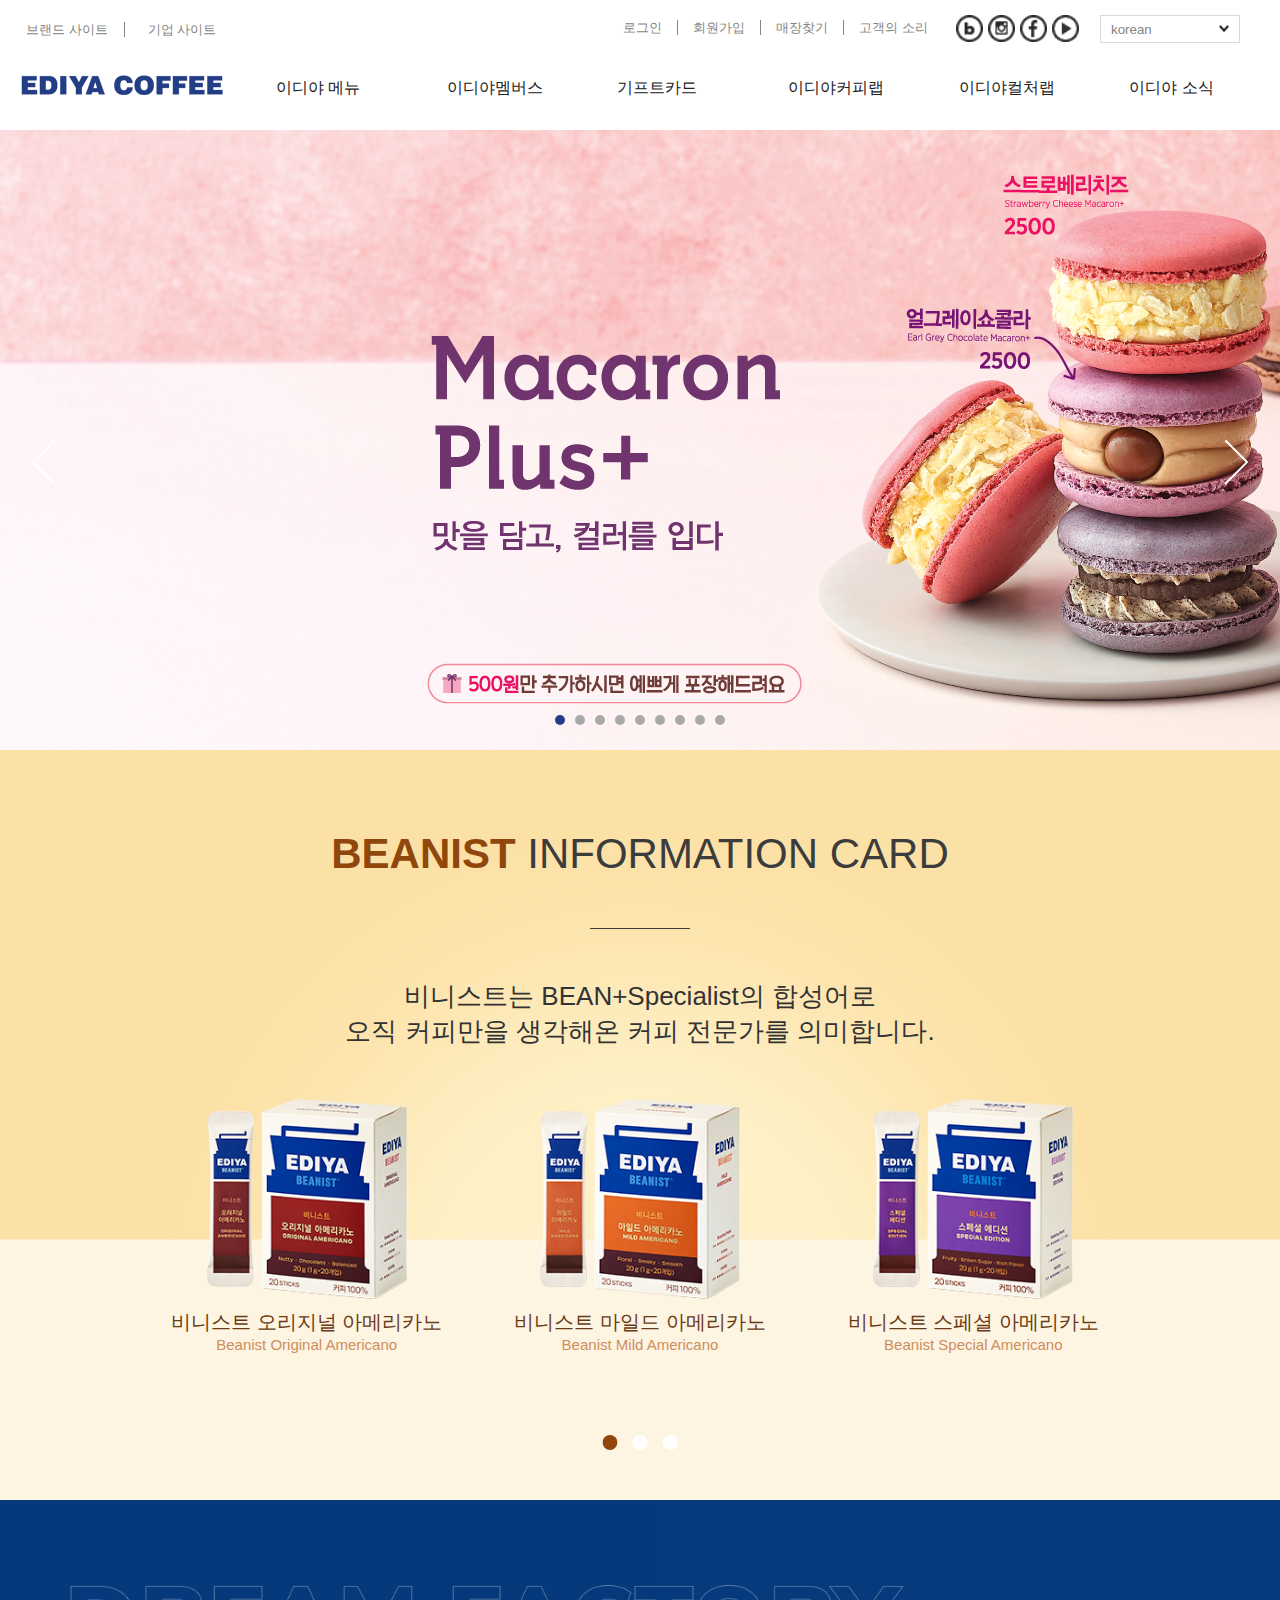
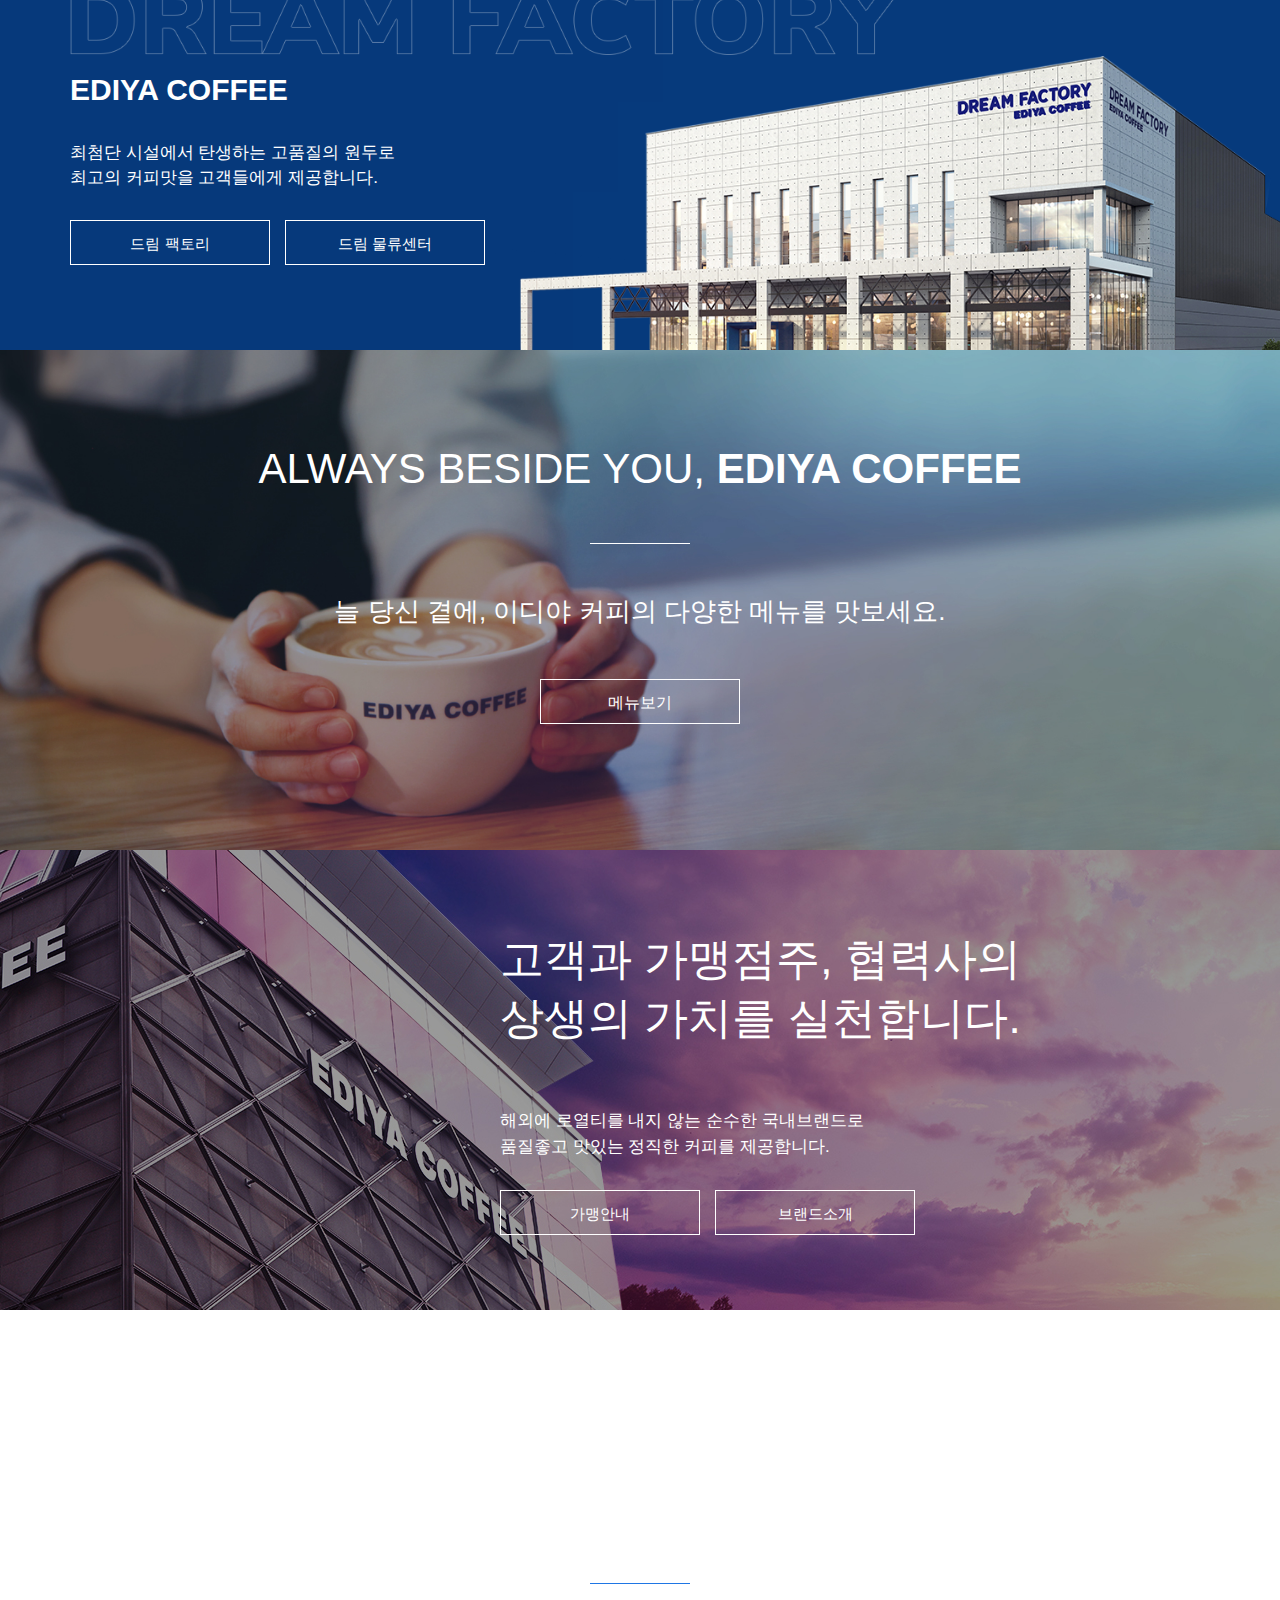
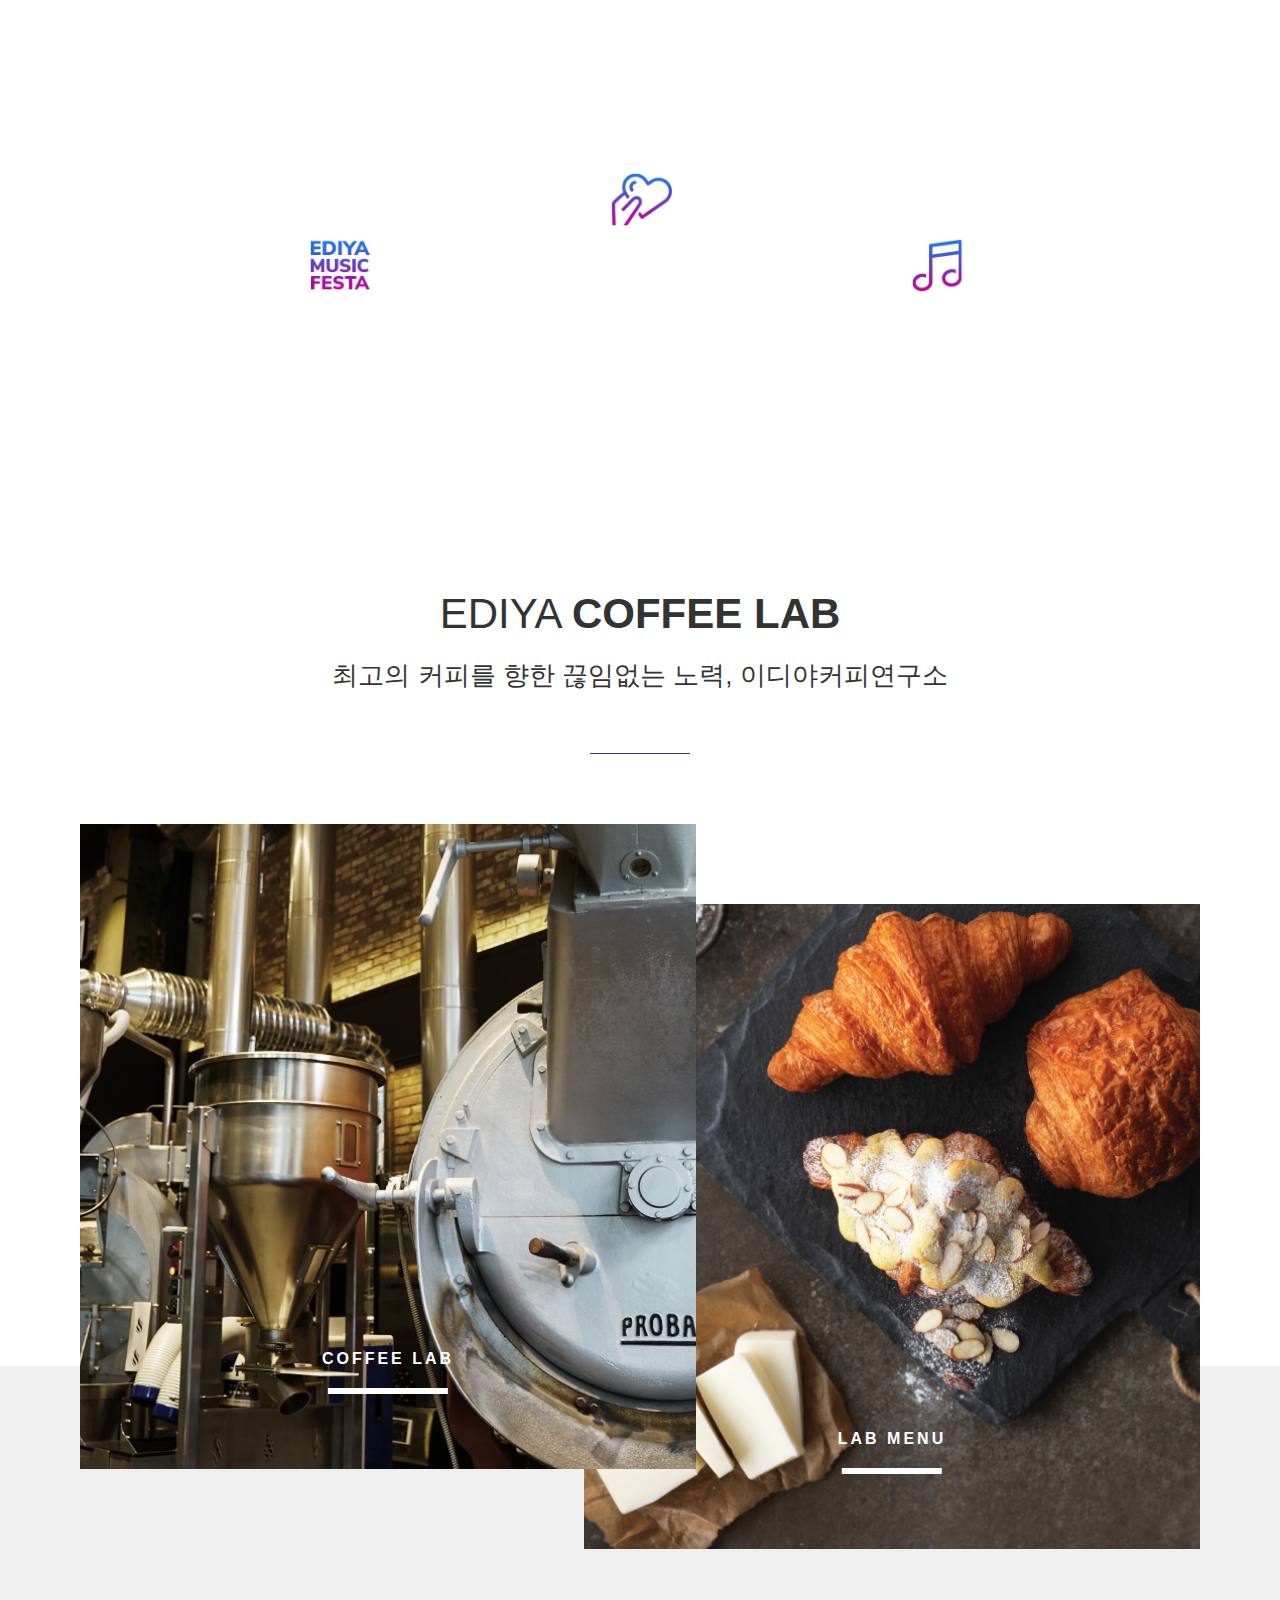
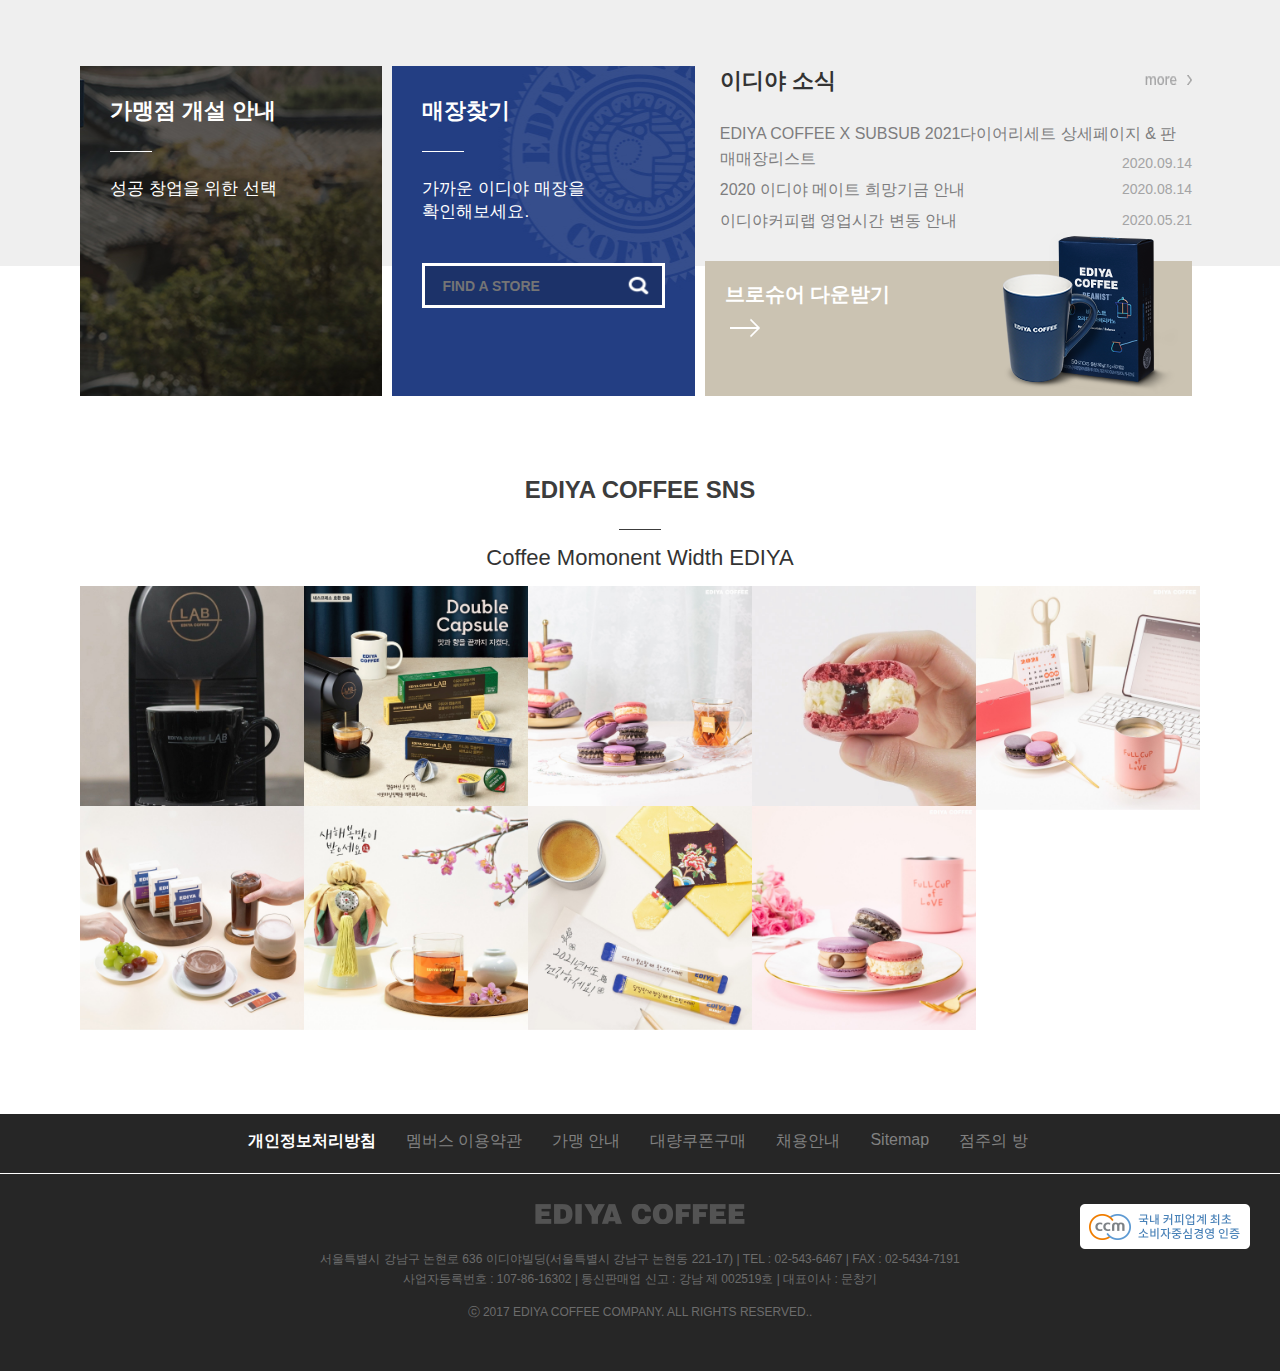
<file: index.html>
<!DOCTYPE html>
<html lang="ko-KR">
<head>
    <meta charset="UTF-8">
    <meta name="viewport" content="width=device-width, initial-scale=1.0">
    <title>ediya coffee</title>
</head>
<body>
    <script>
        window.location = './html/ediya.html';
    </script>
    
</body>
</html>
</file>
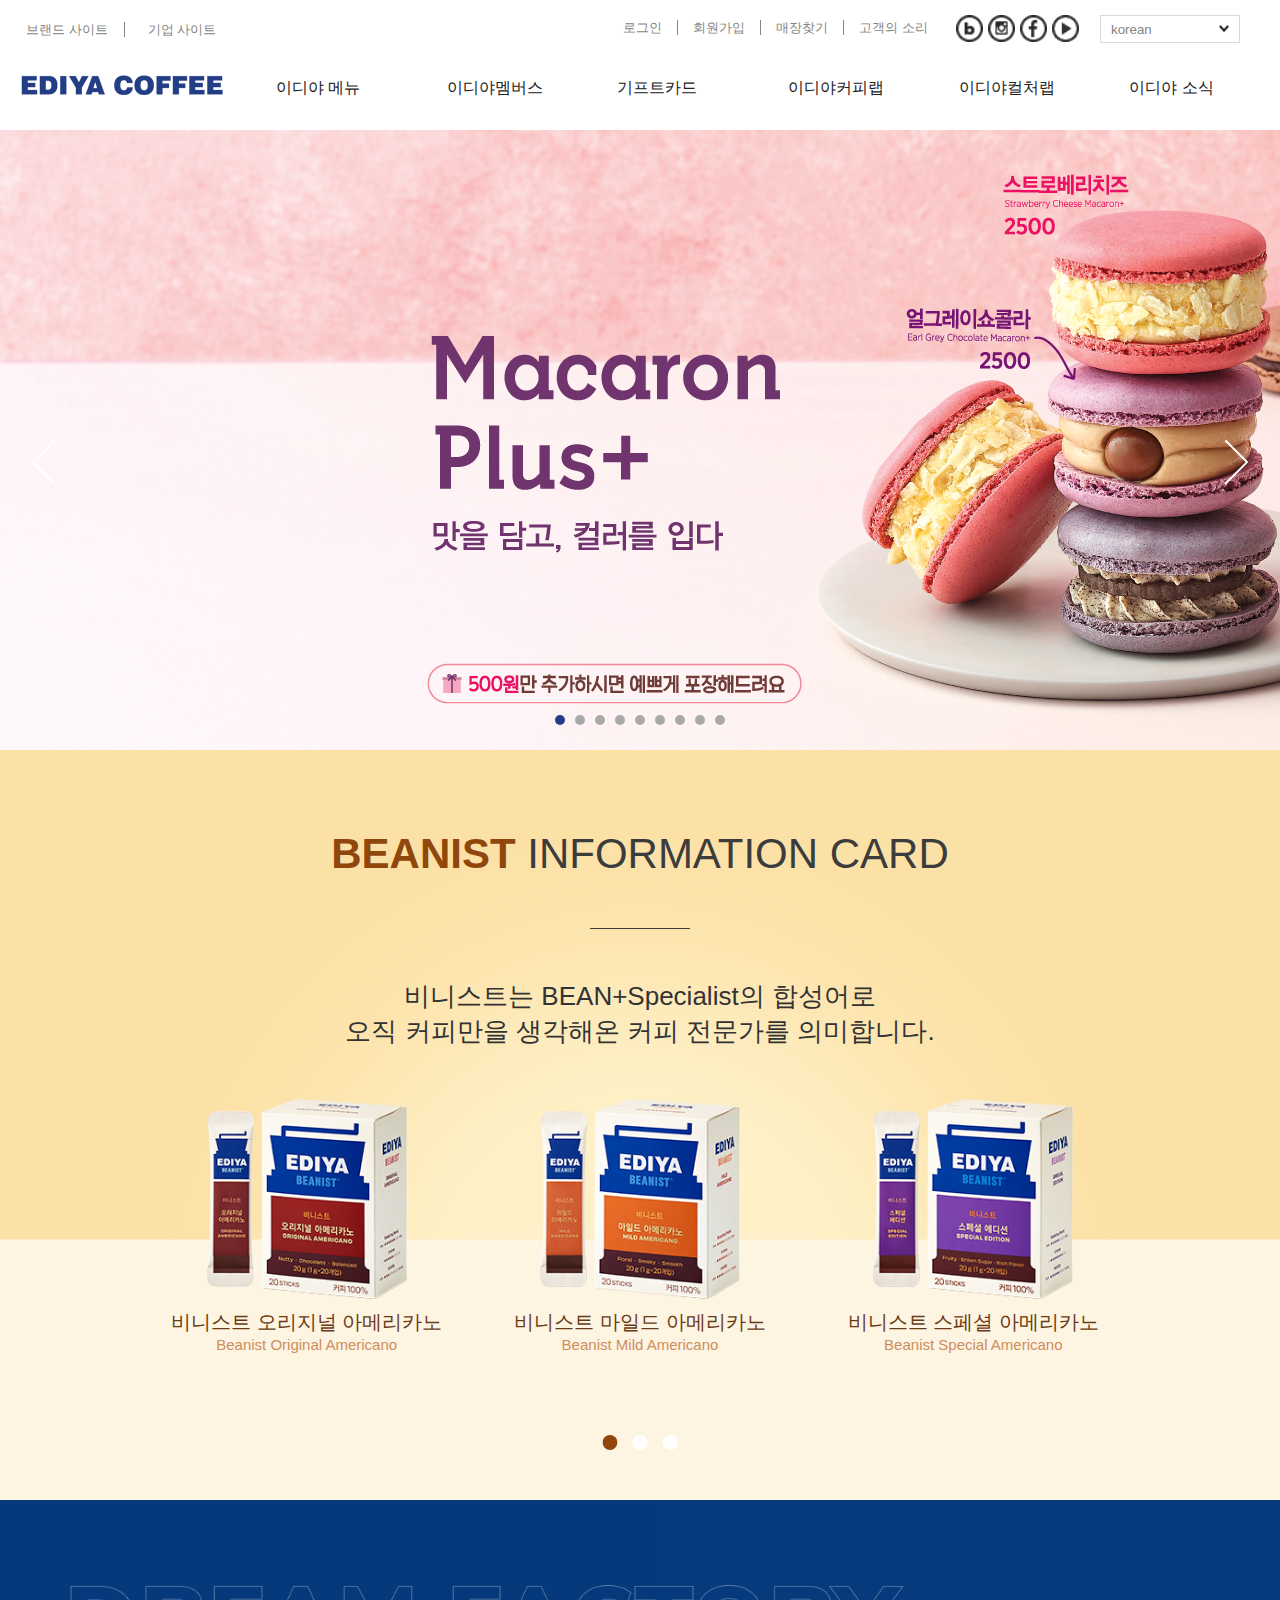
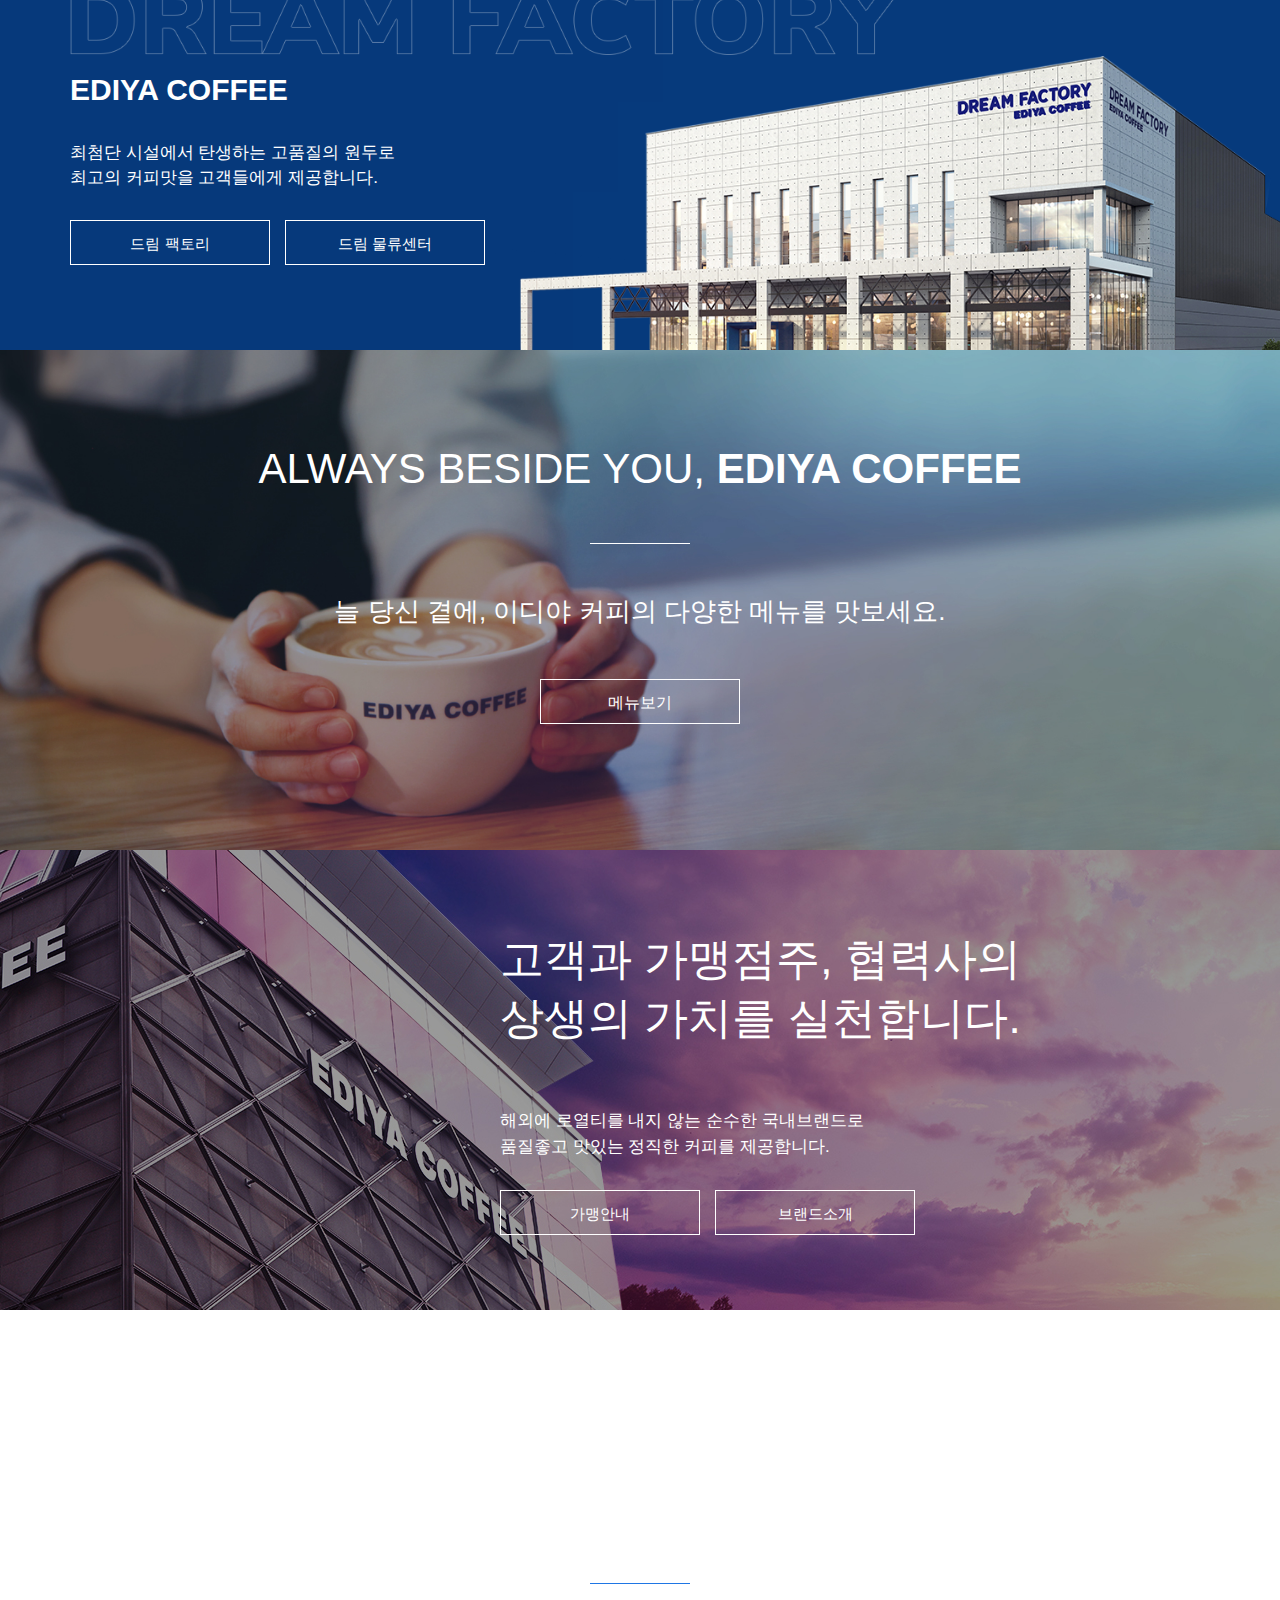
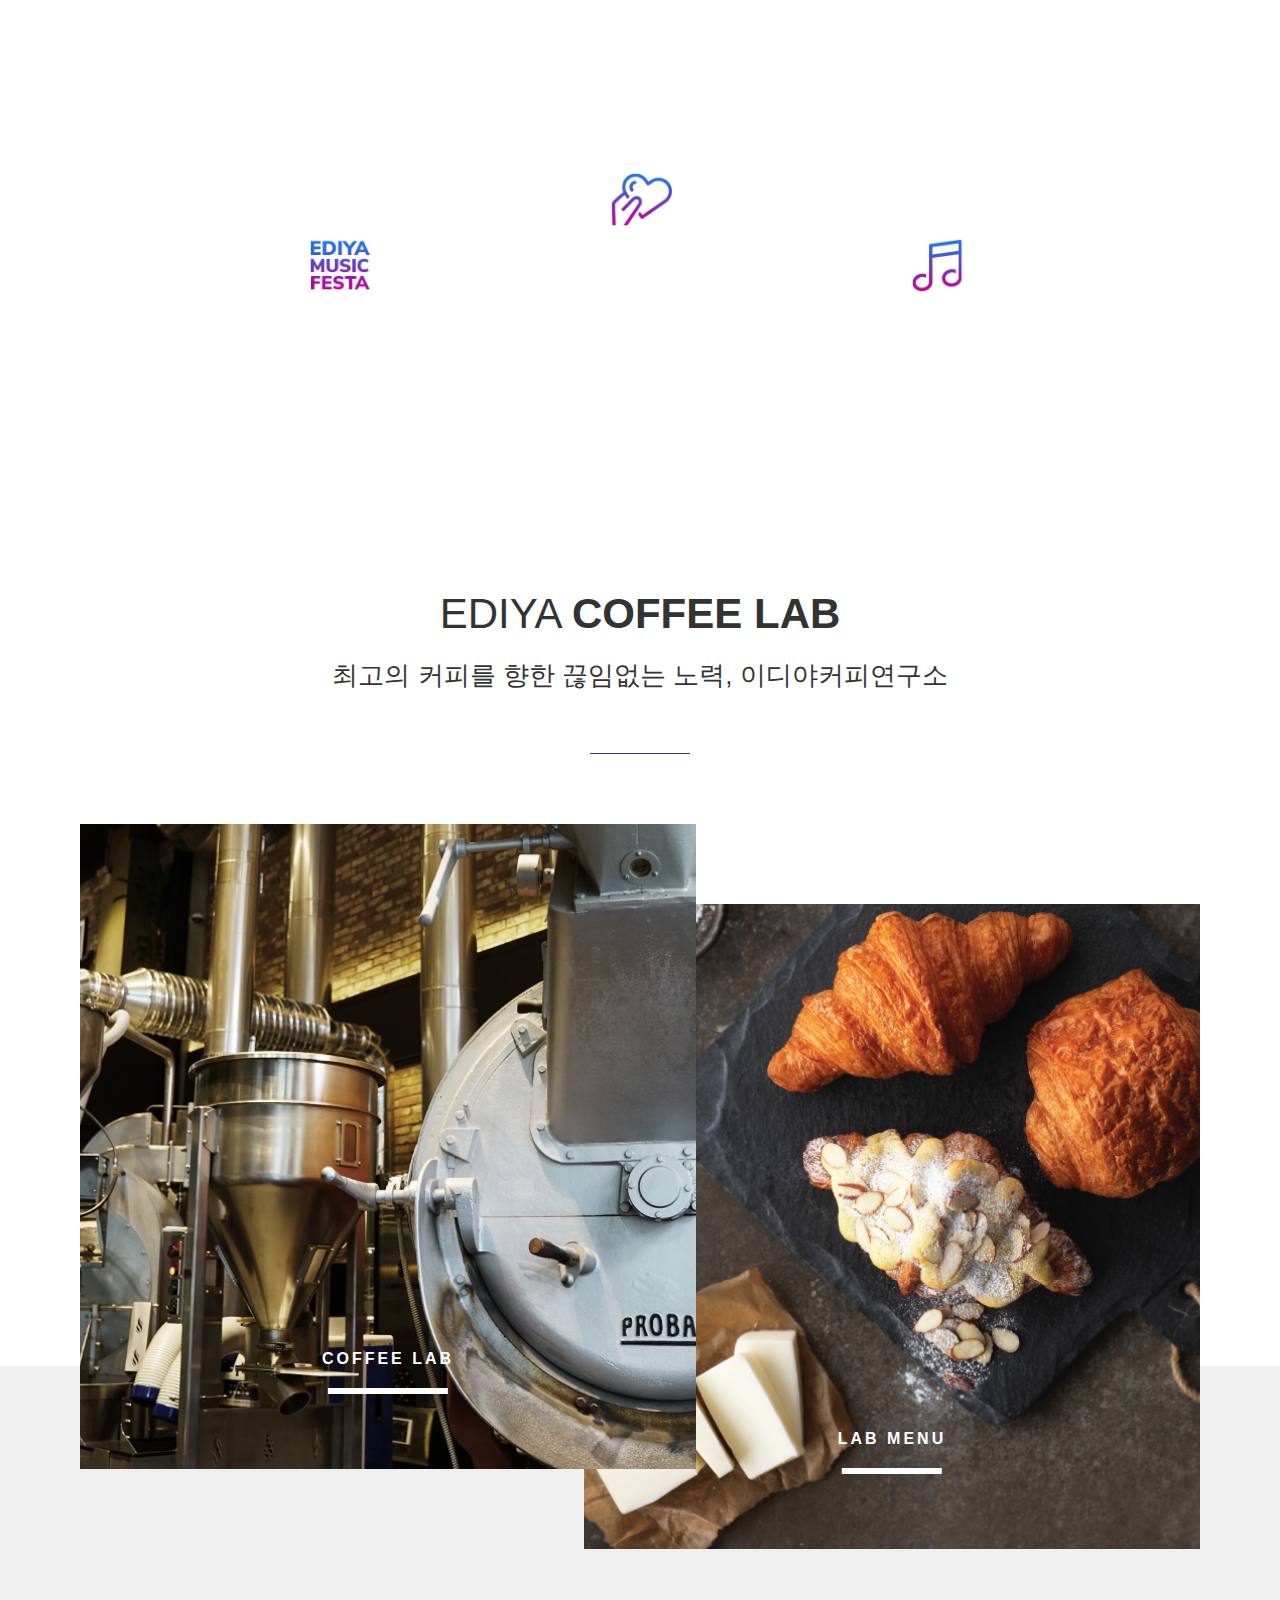
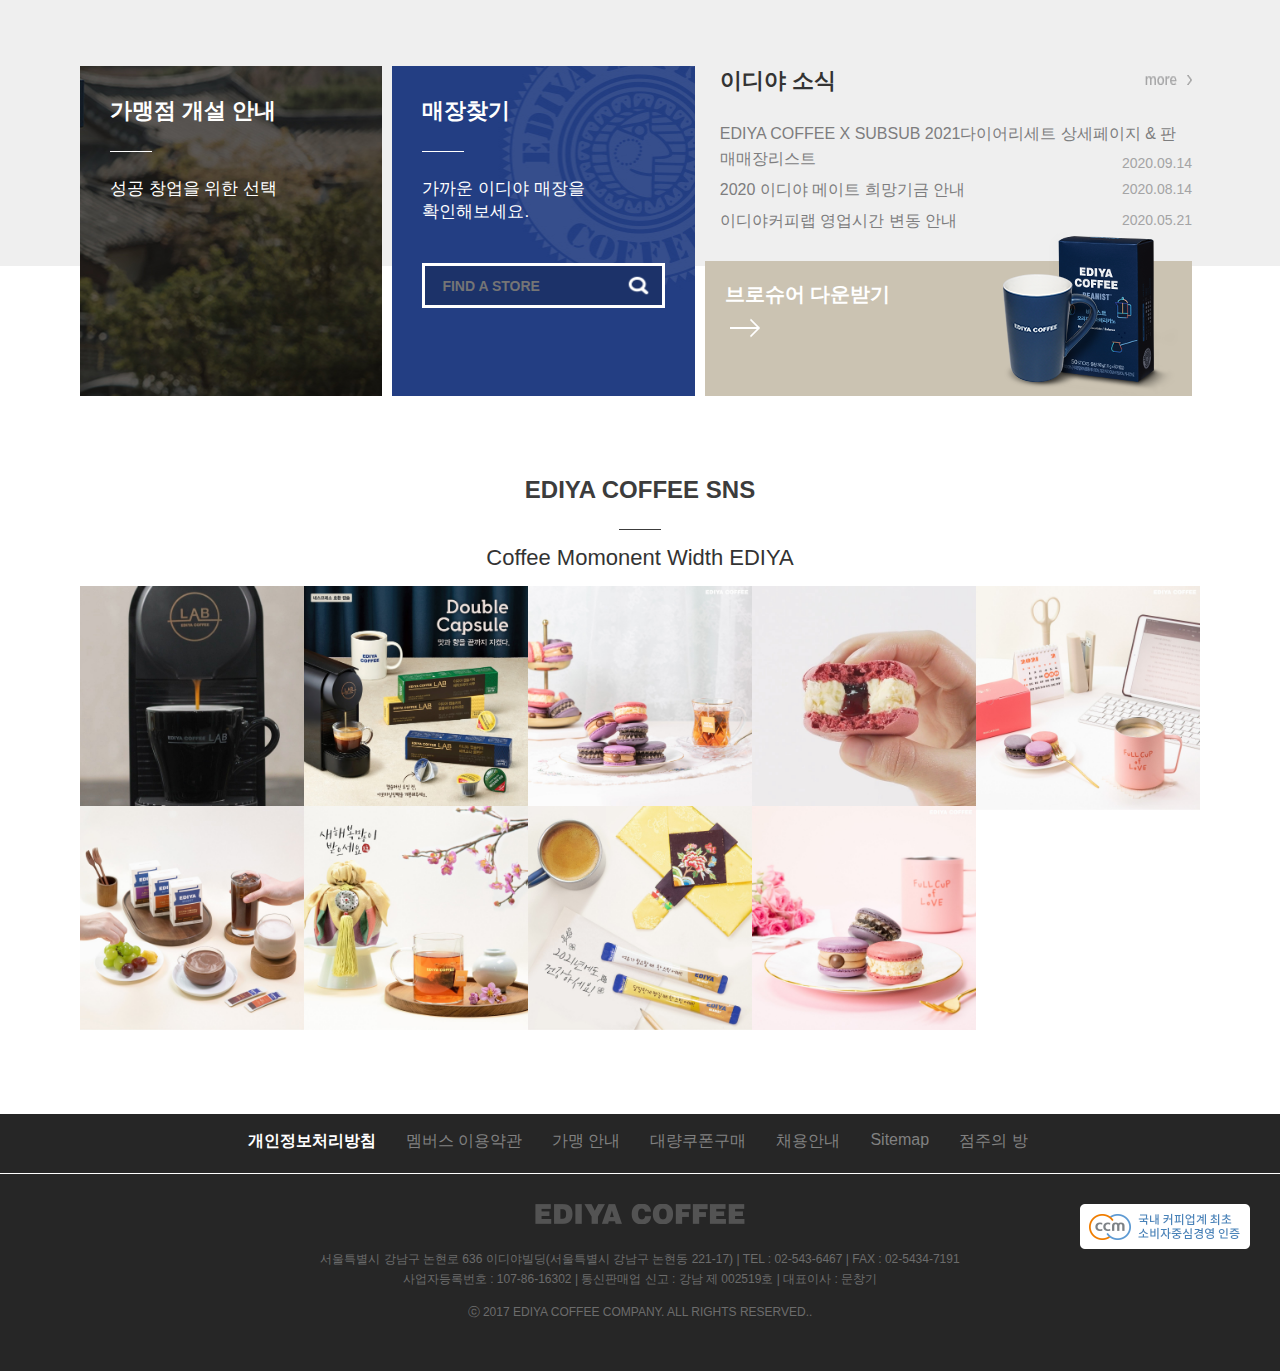
<file: html/ediya.html>
<!DOCTYPE html>
<!-- beyond.html -->
<html lang="ko-KR">
<head>
  <meta charset="UTF-8">
  <meta name="viewport" content="width=device-width, initial-scale=1.0">
  <link rel="stylesheet" href="../css/base/reset.css">
  <link rel="stylesheet" href="../css/base/common.css">
  <link rel="stylesheet" href="../css/ediya.css">

  <!--[if IE]>
    <script src="../ie/html5shiv/src/html5shiv.js"></script>
    <script src="../ie/css3pie/PIE_IE678.js"></script>
    <script src="../ie/css3pie/PIE_IE9.js"></script>
    <script src="../ie/ie9.min.js"></script>
    <script src="../ie/respond/src/respond.js"></script>
    <script src="../ie/modernizr-custom.js"></script>
  <![endif]-->
  <link rel="shortcut icon" href="../img/favicon.ico" type="image/png">

  <title>ediya coffee</title>
</head>
<body>
  <!-- layout -->
  <div id="wrap">
    <div class="headBox_wrap">
    <div class="headBox">
      <div class="site">
        <ul>
          <li><a href="#">브랜드 사이트</a></li>
          <li><a href="#">기업 사이트</a></li>
        </ul>
      </div>
      <div class="menu_area">
        <h1><a href="./ediya.html"><span class="hidden_context">ediya coffee</span></a></h1>
      <div class="gnbBox_wrap">
        <h2 class="hidden_context">global navigation</h2>
        <div class="gnbBox_open_btn">
          <button type="button"><span class="hidden_context">메뉴열기</span></button>
        </div>
        <div class="gnbBox_area">
          <div class="gnbBox_close_btn">
            <button type="button"><span class="hidden_context">메뉴닫기</span></button>
          </div>
          <div class="gnbBox">
            <div class="top_util">
              <div class="top_members">
                <ul>
                  <li><a href="#">로그인</a></li>
                  <li><a href="#">회원가입</a></li>
                  <li><a href="#">고객의 소리</a></li>
                </ul>
              </div>
              <div class="top_sns">
                <ul>
                  <li><a href="#" target="_blank"><img src="../img/header/m_sns01.gif" alt="블로그"></a></li>
                  <li><a href="#" target="_blank"><img src="../img/header/m_sns02.gif" alt="인스타그램"></a></li>
                  <li><a href="#" target="_blank"><img src="../img/header/m_sns03.gif" alt="페이스북"></a></li>
                  <li><a href="#" target="_blank"><img src="../img/header/m_sns04.gif" alt="유튜브"></a></li>
                </ul>
              </div>
            </div><!--top_util-->
            <div class="gnbMenu">
              <ul>
                <!-- <li>
                  <dl>
                    <dt><a href="#">메뉴</a></dt>
                    <dd>
                      <a href="#">음료</a>
                      <a href="#">베이커리</a>
                      <a href="#">이디야 스낵</a>
                      <a href="#">MD</a>
                      <a href="#">비니스트</a>
                      <a href="#">원두</a>
                    </dd>
                  </dl>
                </li>
                <li>
                  <dl>
                    <dt><a href="#">이디야멤버스</a></dt>
                    <dd>
                      <a href="#">멤버스 소개</a>
                      <a href="#">이디야카드</a>
                      <a href="#">선물하기</a>
                      <a href="#">이디야오더</a>
                      <a href="#">FAQ</a>
                    </dd>
                  </dl>
                </li>
                <li>
                  <dl>
                    <dt><a href="#">기프트카드</a></dt>
                    <dd>
                      <a href="#">기프트카드 소개</a>
                      <a href="#">잔액 조회</a>
                      <a href="#">분실신고/환불신청</a>
                      <a href="#">자주하는 질문</a>
                    </dd>
                  </dl>
                </li>
                <li>
                  <dl>
                    <dt><a href="#">이디야커피랩</a></dt>
                    <dd>
                      <a href="#">이디야커피랩</a>
                      <a href="#">이디야커피랩 메뉴</a>
                    </dd>
                  </dl>
                </li>
                <li>
                  <dl>
                    <dt><a href="#">이디야컬처랩</a></dt>
                    <dd>
                      <a href="#">뮤직페스타</a>
                      <a href="#">프로그램 및 시설 안내</a>
                    </dd>
                  </dl>
                </li>
                <li>
                  <dl>
                    <dt><a href="#">이디야 소식</a></dt>
                    <dd>
                      <a href="#">공지사항</a>
                      <a href="#">이벤트</a>
                      <a href="#">이디야 유튜브</a>
                      <a href="#">이디야 블로그</a>
                      <a href="#">이디야 인스타그램</a>
                      <a href="#">이디야 페이스북</a>
                    </dd>
                  </dl>
                </li> -->
                
              </ul>
            </div>
            <div class="find_store">
              <a href="#">매장 찾기</a>
            </div>
            <div class="language">
              <ul>
                <li><a href="#">korean</a></li>
                <li><a href="#">english</a></li>
                <li><a href="#">chinese</a></li>
              </ul>
            </div>
            
          </div><!--gnbBox-->
          
        </div><!--gnbBox_area-->
      </div><!--gnbBox_wrap-->
    </div><!--menu_area-->
    </div><!--headBox-->
   </div>

    <div class="viewBox">
    <div class="view_indicator">
      <ul>
        <li class="action"><a href="#"><span class="hidden_context">첫번째 광고내용 요약 설명</span></a></li>
        <li><a href="#"><span class="hidden_context">두번째 광고내용 요약 설명</span></a></li>
        <li><a href="#"><span class="hidden_context">세번째 광고내용 요약 설명</span></a></li>
        <li><a href="#"><span class="hidden_context">네번째 광고내용 요약 설명</span></a></li>
        <li><a href="#"><span class="hidden_context">다섯번째 광고내용 요약 설명</span></a></li>
        <li><a href="#"><span class="hidden_context">여섯번째 광고내용 요약 설명</span></a></li>
        <li><a href="#"><span class="hidden_context">일곱번째 광고내용 요약 설명</span></a></li>
        <li><a href="#"><span class="hidden_context">여덟번째 광고내용 요약 설명</span></a></li>
        <li><a href="#"><span class="hidden_context">아홉번째 광고내용 요약 설명</span></a></li>
      </ul>
    </div>

    <div class="view_btn">
      <button type="button" class="next_btn"><span class="hidden_context">다음내용</span></button>
      <button type="button" class="prev_btn"><span class="hidden_context">이전내용</span></button>
    </div>

    <div class="view_area">
      <ul>
        <li class="view_01 action"><img src="../img/view/view_01.jpg" alt="첫번째 광고 이미지"></li>
        <li class="view_02"><img src="../img/view/view_02.jpg" alt="두번째 광고 이미지"></li>
        <li class="view_03"><img src="../img/view/view_03.jpg" alt="세번째 광고 이미지"></li>
        <li class="view_04"><img src="../img/view/view_04.jpg" alt="네번째 광고 이미지"></li>
        <li class="view_05"><img src="../img/view/view_05.jpg" alt="다섯번째 광고 이미지"></li>
        <li class="view_06"><img src="../img/view/view_06.jpg" alt="여섯번째 광고 이미지"></li>
        <li class="view_07"><img src="../img/view/view_07.jpg" alt="일곱번째 광고 이미지"></li>
        <li class="view_08"><img src="../img/view/view_08.jpg" alt="여덟번째 광고 이미지"></li>
        <li class="view_09"><img src="../img/view/view_09.jpg" alt="아홉번째 광고 이미지"></li>
      </ul>
    </div>
  </div><!--viewBox-->

  <div class="beanist_card">
    <h2><em>beanist</em> information card</h2>
    <p>
      비니스트는 <span class="upper">bean</span>+<span class="cap">specialist</span>의 합성어로<br>
      오직 커피만을 생각해온 커피 전문가를 의미합니다.
    </p>
    
    <div class="indicator">
      <ul class="hidden_wrap">
        <li class="action"><a href="#"><span>아메리카노 메뉴</span></a></li>
        <li><a href="#"><span>라떼 메뉴</span></a></li>
        <li><a href="#"><span>커피믹스 메뉴</span></a></li>
      </ul>
    </div>

    <div class="beanist_list_wrap">
    <div class="beanist_list">
      <div class="americano_wrap">
        <ul class="americano">
          <li>
            <a href="#">
              <div class="img"><img src="../img/beanist/main_beanist_ame01.png" alt=""></div>
              <dl>
                <dt>비니스트 오리지널 아메리카노</dt>
                <dd>Beanist Original Americano</dd>
              </dl>
            </a>
          </li>
          <li>
            <a href="#">
              <div class="img"><img src="../img/beanist/main_beanist_ame02.png" alt=""></div>
              <dl>
                <dt>비니스트 마일드 아메리카노</dt>
                <dd>Beanist Mild Americano</dd>
              </dl>
            </a>
          </li>
          <li>
            <a href="#">
              <div class="img"><img src="../img/beanist/main_beanist_ame03.png" alt=""></div>
              <dl>
                <dt>비니스트 스페셜 아메리카노</dt>
                <dd>Beanist Special Americano</dd>
              </dl>
            </a>
          </li>
        
        </ul>
      </div>
      <div class="latte_wrap">
        <ul class="latte">
          <li>
            <a href="#">
              <div class="img"><img src="../img/beanist/main_beanist_latte01.png" alt=""></div>
              <dl>
                <dt>비니스트 카페 라떼</dt>
                <dd>Beanist Cafe Latte</dd>
              </dl>
            </a>
          </li>
          <li>
            <a href="#">
              <div class="img"><img src="../img/beanist/main_beanist_latte02.png" alt=""></div>
              <dl>
                <dt>비니스트 바닐라 라떼</dt>
                <dd>Beanist Vanilla Latte</dd>
              </dl>
            </a>
          </li>
          <li>
            <a href="#">
              <div class="img"><img src="../img/beanist/main_beanist_latte03.png" alt=""></div>
              <dl>
                <dt>비니스트 초콜릿 칩 라떼</dt>
                <dd>Beanist Chocolate Chip Latte</dd>
              </dl>
            </a>
          </li>
          <li>
            <a href="#">
              <div class="img"><img src="../img/beanist/main_beanist_latte04.png" alt=""></div>
              <dl>
                <dt>비니스트 토피넛 라떼</dt>
                <dd>Beanist Toffe Nut Latte</dd>
              </dl>
            </a>
          </li>
        
        </ul>
      </div>
      <div class="mix_wrap">
        <ul class="mix">
          <li>
            <a href="#">
              <div class="img"><img src="../img/beanist/main_beanist_mix01.png" alt=""></div>
              <dl>
                <dt>모카블렌드 커피믹스</dt>
                <dd>Mocha Blend Coffee Mix</dd>
              </dl>
            </a>
          </li>
          <li>
            <a href="#">
              <div class="img"><img src="../img/beanist/main_beanist_mix02.png" alt=""></div>
              <dl>
                <dt>화이트블렌드 커피믹스</dt>
                <dd>White Blend Coffe Mix</dd>
              </dl>
            </a>
          </li>
        </ul>
      </div>
    </div><!--beanist_list-->
  </div><!--beanist_list_wrap-->
  </div><!--beanist_card-->

  <div class="dream_factory">
    <div class="factory_wrap">
    <h2><em>dream factory</em> ediya coffee</h2>
    <p>
      최첨단 시설에서 탄생하는 고품질의 원두로<br>
      최고의 커피맛을 고객들에게 제공합니다.
    </p>
    <div class="df_btn">
      <ul>
        <li><a href="#">드림 팩토리</a></li>
        <li><a href="#">드림 물류센터</a></li>
      </ul>
    </div>
   </div>

    <div class="df_img">
      <img src="../img/dream/dream_factory.png" alt="드림 팩토리">
    </div>
  </div><!--dream_factory-->

  <div class="menu">
    <h2>always beside you, <em>ediya coffee</em></h2>
    <p>늘 당신 곁에, 이디야 커피의 다양한 메뉴를 맛보세요.</p>
    <div class="menu_btn">
      <a href="#">메뉴보기</a>
    </div>
  </div><!--menu-->
  
  <div class="company">
    <div class="company_wrap">
      <h2>
        고객과 가맹점주, 협력사의<br>
        상생의 가치를 실천합니다.
      </h2>
      <p>
        해외에 로열티를 내지 않는 순수한 국내브랜드로<br>
        품질좋고 맛있는 정직한 커피를 제공합니다.
      </p>
      <div class="company_btn">
        <ul>
          <li><a href="#">가맹안내</a></li>
          <li><a href="#">브랜드소개</a></li>
        </ul>
      </div>
    </div>
  </div>
  <!-- company -->

  <div class="culture_lab">
    <h2>ediya <em>culture lab</em></h2>
    <p>커피를 더 특별하게 만드는 문화가 시작되는 공간</p>
    <div class="icon_area">
      <ul>
        <li>
          <a href="#">
            <div class="icon icon_01"></div>
            <span><em>이디야</em> 뮤직 페스타</span>
          </a>
        </li>
        <li>
          <a href="#">
            <div class="icon icon_02"></div>
            <span><em>컬쳐랩</em> 시설대관</span>
          </a>
        </li>
        <li>
          <a href="#">
            <div class="icon icon_03"></div>
            <span><em>이디야</em> 컬쳐랩</span>
          </a>
        </li>
      </ul>
    </div>
  </div><!--culture_lab-->

  <div class="coffee_lab">
    <h2>ediya <em>coffee lab</em></h2>
    <p>최고의 커피를 향한 끊임없는 노력, 이디야커피연구소</p>
    <div class="lab_img">
      <ul>
        <li class="front"><a href="#"><span>coffee lab</span></a></li>
        <li class="back"><a href="#"><span>lab menu</span></a></li>
      </ul>
    </div>
  </div><!--coffee_lab-->

  <div class="info_bg">
  <div class="info">
    <h2 class="hidden_context">이디야 정보</h2>
    <ul>
      <li class="main_bn guide">
        <a href="#">
          <h3>가맹점 개설 안내</h3>
          <p>성공 창업을 위한 선택</p>
        </a>
      </li>
      <li class="main_bn store">
          <h3>매장찾기</h3>
          <p>
            가까운 이디야 매장을<br>
            확인해보세요.
          </p>
          <div class="store_search">
            <form action="#" method="post">
              <label for="text"></label>
              <input type="text" name="text" id="text" placeholder="FIND A STORE">
              <div class="click"><a href="#"><span class="hidden_context">검색</span></a></div>
            </form>
          </div>
      </li>
      <li class="news">
        <div class="news_wrap">
          <h3>이디야 소식</h3>
          <div class="more_btn">
            <a href="#">
              <img src="../img/main_news_more.png" alt="내용 더보기">
            </a>
          </div>
          <ul>
            <li>
              <a href="#">EDIYA COFFEE X SUBSUB 2021다이어리세트 상세페이지 & 판매매장리스트</a>
              <span>2020.09.14</span>
            </li>
            <li>
              <a href="#">2020 이디야 메이트 희망기금 안내</a>
              <span>2020.08.14</span>
            </li>
            <li>
              <a href="#">이디야커피랩 영업시간 변동 안내</a>
              <span>2020.05.21</span>
            </li>
          </ul>
          </div>
          <div class="brochure">
            <a href="#">
              <h3>브로슈어 다운받기</h3>
              <img src="../img/etc/brochure_img.png" alt="브로슈어 이미지">
            </a>
          </div>
        </div>
      </li>
    </ul>
  </div><!--info_bg-->

  <div class="sns_img">
    <h2>ediya coffee sns</h2>
    <p>coffee momonent width <em>ediya</em></p>
    <ul class="hidden_wrap">
      <li><a href="#"><img src="../img/sns/img_01.jpg" alt="sns이미지_01"></a></li>
      <li><a href="#"><img src="../img/sns/img_02.jpg" alt="sns이미지_02"></a></li>
      <li><a href="#"><img src="../img/sns/img_03.jpg" alt="sns이미지_03"></a></li>
      <li><a href="#"><img src="../img/sns/img_04.jpg" alt="sns이미지_04"></a></li>
      <li><a href="#"><img src="../img/sns/img_05.jpg" alt="sns이미지_05"></a></li>
      <li><a href="#"><img src="../img/sns/img_06.jpg" alt="sns이미지_06"></a></li>
      <li><a href="#"><img src="../img/sns/img_07.jpg" alt="sns이미지_07"></a></li>
      <li><a href="#"><img src="../img/sns/img_08.jpg" alt="sns이미지_08"></a></li>
      <li><a href="#"><img src="../img/sns/img_09.jpg" alt="sns이미지_09"></a></li>
    </ul>
  </div>

  <div class="footBox">
    <h2 class="hidden_context">회사정보</h2>
    <div class="list_wrap">
      <ul>
        <li><a href="#"><em>개인정보처리방침</em></a></li>
        <li><a href="#">멤버스 이용약관</a></li>
        <li><a href="#">가맹 안내</a></li>
        <li><a href="#">대량쿠폰구매</a></li>
        <li><a href="#">채용안내</a></li>
        <li><a href="#">Sitemap</a></li>
        <li><a href="#">점주의 방</a></li>
      </ul>
    </div>
    <div class="bottom_con">
      <h3><img src="../img/bottom_logo.gif" width="210" height="20" alt="ediya coffee 로고"></h3>
      <span><img src="../img/etc/footer_ccm.png" alt="국내 커피업계 최초 소비자중심경영 인증"></span>
      <p class="company_info_con">
        서울특별시 강남구 논현로 636 이디야빌딩(서울특별시 강남구 논현동 221-17) | TEL : 02-543-6467 | FAX : 02-5434-7191<br>
        사업자등록번호 : 107-86-16302 | 통신판매업 신고 : 강남 제 002519호 | 대표이사 : 문창기
      </p>
      <p class="copy">
        ⓒ 2017 EDIYA COFFEE COMPANY. ALL RIGHTS RESERVED..
      </p>
    </div>
  </div>
  </div> <!-- wrap -->
  

  <!-- script -->
  <script src="../js/base/jquery-3.5.1.js"></script>
  <script src="../js/base/jquery-ui.js"></script>
  <script src="../js/src/responsive.js"></script>
  <script src="../js/src/responsive_import.js"></script>
</body>
</html>
</file>
<file: css/base/common.css>
@charset "utf-8";

/* common.css */

.hidden_context { position: absolute; z-index:-1; display:block; width:0; height:0; overflow: hidden; }

.hidden_wrap a { display:block; width:100%; height:100%; background-repeat: no-repeat; }
.hidden_wrap button { width:100%; height:100%; background-repeat: no-repeat; }

.hidden_wrap a>span,
.hidden_wrap button>span { display:block; width:0; height:0; overflow: hidden; }

.clearfix:after,
.clearfix::after { content:" "; display:block; clear: both; }
</file>
<file: css/ediya.css>
@import url(./common.css);


#wrap { width: 100%; height:auto; min-height:1000px; }


@media screen and (max-width:480px){

.headBox { position: relative; width:100%; height:90px; background-color: #fff; }

.headBox > .site { 
    position: absolute; top:0; left:0; 
    width:100%; height:33px; padding:5px;
    border-bottom:1px solid #ededed; box-sizing: border-box; z-index: 10;  }

.site > ul { width: 100%; height: 100%; }

.site > ul > li { 
    position: relative;
    float: left; width:33.33333%; height: 100%;
    text-align: center; line-height:23px; color:#848484; }

.site > ul > li:hover a { color:#1d326c; }

.site > ul > li:after { 
    position: absolute; top:-1px; right:0; 
    display:block; content:"|"; width:1px; height: 100%; }

.site > ul > li:last-child:after { content:" "; }

.site a { display:block; width: 100%; height: 100%; }

.site > ul > li.on a { color:#1d326c;}

.headBox > .menu_area { 
    position: absolute; top:30px; left:0; 
    width:100%; height:60px; padding: 18px 10px; box-sizing: border-box; }

.menu_area > h1 { 
    float: left; width:185px; height:20px; margin-top:2px;
    background-image: url(../img/header/logo.gif);
    background-repeat: no-repeat;
    background-position: 50% 50%;
    background-size: contain; }

.menu_area > .gnbBox_wrap { float: right; width:25px; height:25px; }

.gnbBox_wrap > .gnbBox_open_btn { 
    width: 100%; height: 100%;
    background-image: url(../img/m_nav_btn.gif);
    background-repeat: no-repeat;
    background-position: 50% 50%;
    background-size: contain; }

.gnbBox_open_btn > button { display: block; width: 100%; height: 100%; }

.gnbBox_area { 
    position: fixed; top:0; left:0; width: 100%; height: 100%; z-index:900; }

.gnbBox_area:after { 
    display: block; content:" "; position: fixed; top:0; left:0;
    width: 100%; height: 100%; z-index: 45; background-color: rgba(0, 0, 0, 0.7); }

.gnbBox_close_btn { 
    position: absolute; top:15px; left:15px; width:20px; height:20px; z-index: 46;
    background-image: url(../img/m_nav_close.png);
    background-repeat: no-repeat;
    background-position: 50% 50%;
    background-size: contain; }

.gnbBox_close_btn > button { display: block; width: 100%; height: 100%; }

.gnbBox { 
    overflow-y:auto;
    position: absolute; top:0; right:0; z-index: 47;  
    width:85%; height: 100%; background-color: #1d326c; }

.top_util { width: 100%; height:60px; padding:10px 3px; box-sizing: border-box; }

.top_util > .top_members { float:left; width:230px; height: 60%; }

.top_members > ul { width: 100%; height: 100%; }

.top_members > ul > li { 
    float: left; position: relative; width:auto; height: 100%; 
    font-size:14px; color:#8e99b6; line-height:24px;
    padding:0 10px; box-sizing: border-box;  }

.top_members > ul > li:last-child { padding-right:0; }
    
.top_members > ul > li:after { 
    position: absolute; top:0; right:0; 
    display:block; content:"|"; width:1px; height: 100%;  }

.top_members > ul > li:last-child:after { content:" "; } 

.top_members a { display:block; width: 100%; height: 100%; }

.top_util > .top_sns { float: right; width:130px; height: 70%; }

.top_sns > ul {  width: 100%; height: 100%; }

.top_sns > ul > li { float: left; width:25px; height:25px; margin-left:5px; }

.top_sns a { display:block; width: 100%; height: 100%; }

.top_sns img { width:100%; height:100%; }

.gnbMenu { width: 100%; height:auto; }

.gnbMenu > ul { width: 100%; height: 100%; }

.gnbMenu > ul > li { 
    width: 100%; height:auto;
    border-top:1px solid #2e437c; border-bottom:1px solid #192d65;
    font-size:16px; line-height:36px; color:#fff; }
    
.gnbMenu dl { width: 100%; height:auto; }

.gnbMenu dt { position: relative; width:100%; height:50px; }

.gnbMenu dt:after { 
    position: absolute; top:11px; right:10px;
    display:inline-block; content:" "; width:25px; height:25px;
    background-image: url(../img/header/m_nav_arrow.gif);
    background-position: 80% 50%;
    background-repeat: no-repeat;
    background-size: contain; }

.gnbMenu dt.on:after { 
    position: absolute; top:11px; right:10px;
    display:inline-block; content:" "; width:25px; height:25px;
    background-image: url(../img/header/m_nav_arrow_on.gif);
    background-position: 80% 50%;
    background-repeat: no-repeat;
    background-size: contain; 
}

.gnbMenu dt > a { display:block; width: 100%; height: 100%; padding:7px 10px 7px 25px; box-sizing: border-box; }

.gnbMenu dd { display:none; width: 100%; height:auto; background-color: #2a4181; }

.gnbMenu dd > a { 
    display:block; width: 100%; height: 50px; 
    font-size:14px; border-top:1px solid #344a86; border-bottom:1px solid #203570; 
    padding:7px 25px; box-sizing: border-box;}

.find_store { 
    width: 100%; height:50px;
    text-align: right; font-size:14px; color:#fff;
    background-color: #192d65; border-bottom:1px solid #2e437c;}

.find_store > a { display:block; width: 100%; height: 100%; padding:13px; box-sizing: border-box;}

.find_store > a:after { 
    display:inline-block; content:" "; width:20px; height:20px;
    vertical-align: middle; margin-left:7px;
    background-image: url(../img//header/m_store_btn.png);
    background-position: 50% 50%;
    background-repeat: no-repeat;
    background-size: contain; }
    
.language { width: 100%; height:60px; padding:20px 30px; box-sizing: border-box;}

.language > ul { width: 100%; height: 100%; }

.language > ul > li { 
    position: relative;
    text-transform: capitalize;
    float: left; width:33.3333%; height: 100%; 
    font-size:13px; text-align: center; color:#8e99b6; }

.language a { display:block; width: 100%; height: 100%;  }

.language > ul > li:after { 
    position: absolute; top:0; right:0;
    display:block; content:"|"; width:1px; height:100%; }

.language > ul > li:last-child:after { content:" "; }

.language li > a:hover { color:#fff; font-weight: bold; }


/* viewBox */
.viewBox { overflow: hidden; position: relative; width: 100%; height:auto; }

.view_area { width: 100%; height:430px; margin:auto; }

.view_area > ul { width: 900%; height: 100%;  }

.view_area > ul > li { 
    float: left; width:11.111111%; height: 100%; }

.view_area img { max-width:100%; height:auto; }

.view_indicator { 
    position: absolute; left:50%; transform: translateX(-50%); bottom:20px;
    z-index: 850; width:170px; height:20px; padding:5px 0; box-sizing: border-box; }

.view_indicator > ul { width: 100%; height: 100%; }

.view_indicator > ul > li { 
    overflow: hidden;
    float:left; width:10px; height:10px; margin-right:10px;
    border-radius: 100%; background-color: darkgray;}

.view_indicator > ul > li:last-child { margin-right:0; }

.view_indicator li.action a { background-color: #243c84; }

.view_indicator a { display:block; width: 100%; height: 100%; }

.view_btn { 
    position: absolute; top:50%; left:50%; transform: translate(-50%, -50%); 
    z-index: 800;
    width:95%; height:0; max-width:1400px; }

.view_btn > button { 
    width:24px; height:45px;
    background-position: 50% 50%;
    background-repeat: no-repeat;
    background-size: cover; }

.view_btn .next_btn { float: right; background-image: url(../img/view/main_visual_next.png); }
.view_btn .prev_btn { float: left; background-image: url(../img/view/main_visual_prev.png); }

/* beanist_card */
.beanist_card { 
    position: relative;
    width: 100%; height:490px; 
    text-align: center; padding-top:60px; box-sizing: border-box;
    background-image: url(../img/beanist/main_beanist_bg.gif);
    background-position: 50% 50%;
    background-size: cover;
    background-repeat: no-repeat; }

.beanist_card > h2 { 
    font-size:32px; color:#3c3c3c; 
    font-weight:normal; text-transform: uppercase;  }

.beanist_card > h2 > em { display:block; font-weight:bold; color:#90470c; font-style: normal; }

.beanist_card > p { font-size:20px; margin-top:20px; margin-bottom:30px; }

.beanist_card .upper { text-transform: uppercase; } 
.beanist_card .cap { text-transform: capitalize; }

/* slide영역 */
.beanist_list_wrap { overflow: hidden; width:100%; height:180px; margin:auto; }

.beanist_list { width:300%; height:100%; }

.beanist_list > div { float: left; width:33.3333%; height: 100%; }

.beanist_list > div > ul { width: 100%; height: 100%; }

.beanist_list ul > li { float: left; height:100%; padding:10px; box-sizing: border-box; }

.americano_wrap li { width:33.3333%; }
.latte_wrap li { width:25%; }
.mix_wrap li { width:50%; }

.beanist_list a { display:block; width: 100%; height: 100%; }

.beanist_list .img { width:90px; height:90px; margin: auto; margin-bottom: 10px; }

.latte_wrap .img { width:70px; height:60px; }

.beanist_list .img > img { width: 100%; height: 100%; }

.beanist_list dl { width: 100%; height:auto; }

.beanist_list dl > dt { font-size: 15px; color: #693a10; }
.beanist_list dl > dd { display:none; }


.indicator { 
    position: absolute; left:50%; transform: translateX(-50%); bottom:30px;
    width: 60px; height: 10px; z-index: 800; } 

.indicator > ul { width: 100%; height: 100%; }

.indicator > ul > li { 
    float: left; width:10px; height:10px; margin-right:15px; 
    border-radius: 100%; overflow: hidden;
    background-color: #fff; }

.indicator > ul > li:last-child { margin-right:0; }

.indicator a { display: block; width: 100%; height: 100%; }

.indicator li.action a { background-color: #90470c; }


/* dream_factory */
.dream_factory { 
    overflow: hidden;
    position: relative; width:100%; height:540px; 
    padding:60px 10px; box-sizing: border-box;
    background-image: url(../img/dream/dream_factory_bg.gif);
    background-position: 50% 50%;
    background-size:cover;
    background-repeat: no-repeat; }

.factory_wrap { width:100%; height:400px; margin:auto; }

.dream_factory h2 { 
    font-size:32px; color:#fff; text-align: center;
    font-weight:normal; text-transform: uppercase; }

.dream_factory h2 > em { display:block; font-weight: bold; font-style:normal; }

.df_img { position: absolute; right:-70px; bottom:-5px; width:100%; height:auto;  }

.df_img > img { width:100%; height:auto; }

.dream_factory p { 
    margin:15px 0 40px; text-align: center; 
    font-size:17px; color:#fff; line-height:25px; }

.df_btn { width:200px; height:98px; margin:auto; }

.df_btn > ul { width: 100%; height: 100%; }

.df_btn > ul > li { 
    width:100%; height: 45px; margin-bottom:8px;
    font-size: 15px; text-align: center; line-height:45px;
    border:1px solid #fff; box-sizing: border-box; color:#fff; }

.df_btn > ul > li:last-child { margin-right:0; }

/* hover */
.df_btn > ul > li:hover { background-color: #fff; color:#3c3c3c; }

.df_btn a { display:block; width: 100%; height: 100%; }

/* menu */
.menu { 
    width: 100%; height:547px;
    padding:60px 10px; box-sizing: border-box;
    background-image: url(../img/etc/menu_click_bg.jpg);
    background-position: 50% 50%;
    background-repeat: no-repeat;
    background-size:cover; }

.menu > h2 { 
    font-size:32px; color:#fff; text-transform: uppercase;
    text-align: center; font-weight: normal; }

.menu > h2 > em { display:block; font-weight:bold; font-style: normal; }

.menu > p { font-size:20px; color:#fff; margin:20px 0 45px; text-align: center; }

.menu_btn { 
    width:190px; height:45px; margin:auto; 
    text-align: center; font-size:15px; line-height:45px;
    color:#fff; border:1px solid #fff; box-sizing: border-box; }

.menu_btn:hover { background-color: #fff; color:#3c3c3c; }

.menu_btn > a { display:block; width: 100%; height: 100%; }

/* company */
.company { 
    width:100%; height:557px; padding: 60px 10px; box-sizing: border-box;
    background-image: url(../img/etc/company_bg.jpg);
    background-position:20% 50%;
    background-size: cover;
    background-repeat: no-repeat; }

.company_wrap { width: 100%; height: 100%; }

.company_wrap > h2 { font-weight: normal; text-align: center; font-size:28px; color:#fff; margin-bottom:30px; }

.company_wrap > p { font-size:17px; color:#fff; text-align: center; line-height:26px; margin-bottom:25px; }

.company_btn { width:100%; height:45px; }

.company_btn > ul { width: 100%; height: 100%; }

.company_btn > ul > li { 
    width:100%; height:45px; margin-bottom:8px;
    font-size: 15px; line-height:45px; color:#fff;
    border:1px solid #fff; box-sizing: border-box; text-align: center; }

.company_btn > ul > li:last-child { margin-right:0; }

.company_btn > ul > li:hover { background-color: #fff; color:#3c3c3c; }

.company_btn a { display:block; width: 100%; height: 100%; }

/* culture_lab */
.culture_lab { 
    width:100%; height:562px; padding:60px 0; box-sizing: border-box;
    background-image: url(../img/etc/culture_bg.jpg);
    background-attachment: fixed;
    background-repeat: no-repeat;
    background-size: cover;
    background-position: 100%; }

.culture_lab > h2 { 
    text-align: center; font-size:32px; font-weight: normal; text-transform: uppercase;
    color:#fff; margin:auto; margin-bottom:20px; }

.culture_lab > h2 > em { display:block; font-style: normal; font-weight: bold;}

.culture_lab > p { font-size:20px; color:#fff; text-align: center; }

.icon_area { 
    width: 100%; height:244px; margin:auto; margin-top:35px; 
    background:url(../img/etc/culture_line.png) no-repeat center top; }

.icon_area > ul { width:100%; height: 100%; margin:auto; }

.icon_area > ul > li { 
    float: left; width:33.3333%; height:130px; }

.icon_area > ul > li:first-child { margin-top:105px; }
.icon_area > ul > li:nth-last-child(2) { margin-top:40px; }
.icon_area > ul > li:last-child { margin-right:0; margin-top:105px; }

.icon_area a { display:block; width: 100%; height: 100%; padding:0 5px; box-sizing: border-box; }

.icon_area .icon { 
    width:100%; height:80px; margin:auto; margin-bottom: 10px;
    background-repeat: no-repeat;
    background-position: 50% 50%;
    background-size: contain; }

.icon_01 { background-image: url(../img/etc/culture_icon_01.png);}
.icon_02 { background-image: url(../img/etc/culture_icon_02.png);}
.icon_03 { background-image: url(../img/etc/culture_icon_03.png);}

.icon_area span { display:block; font-size:14px; color:#fff; text-align: center; }

.icon_area span > em { display:block; font-style:normal; }

/* coffee_lab */
.coffee_lab { 
    width:100%; height:auto; margin:auto;
    padding:60px 10px; box-sizing: border-box  }

.coffee_lab > h2 { text-transform: uppercase; font-size:32px; font-weight:normal; text-align: center; }

.coffee_lab > h2 > em { display:block; font-style: normal; font-weight: bold; }

.coffee_lab > p { font-size:20px; text-align: center; margin-top:20px; margin-bottom:40px; }

.lab_img { position: relative; width: 100%; height:130.4347vw; max-height:600px; }

.lab_img > ul { width: 100%; height: 100%; }

.lab_img > ul > li { 
    float: left; width:70%; height: 67vw;
    background-repeat: no-repeat;
    background-position: 50% 50%;
    background-size: cover; }

.lab_img .front { position:absolute; top:0; left:0; background-image: url(../img/etc/fade_01.jpg); z-index:10; }
.lab_img .back { position: absolute; bottom:0; right:0; background-image: url(../img/etc/fade_02.jpg); z-index: 9; }

.lab_img a { display:block; width: 100%; height: 100%; }

.lab_img span { 
    display:block; width: 100%; height:auto; text-align: center;
    position: absolute; left:50%; transform: translateX(-50%); bottom:50px; 
    font-size:16px; color:#fff; font-weight: bold;
    margin-bottom:15px; text-transform: uppercase; letter-spacing:3px; }

.lab_img span:after { 
    content:" "; display:block; width:120px; height:6px; 
    margin:auto; margin-top:20px; background-color: #fff;}

.lab_img .back span:after { width:100px; }

/* info */
.info_bg { 
    position: relative;
    width: 100%; height:300px; margin-top:-330px; 
    background-color: #efefef; }

.info { 
    position: absolute; top:300px;  
    width: 100%; height:70px; }

.info > ul { width: 100%; height: 100%; }

.info > ul > li { 
    float: left; width: 100%; height:155px;
    background-repeat: no-repeat;
    background-position: 50% 50%;
    background-size: cover; }

/* news */
.main_bn { width:100%; height: 100%; }

.guide a { display:block; width: 100%; height: 100%; padding:30px; box-sizing: border-box;  }
.store { padding:20px; box-sizing: border-box; }

.main_bn h3 { font-size:20px; color:#fff; }

.main_bn h3:after { 
    content:" "; display:block; width:42px; 
    margin-top:15px; margin-bottom:15px; height:1px; 
    background-color: #fff; }

.main_bn p { font-size:15px; color:#fff; }

.guide { background-image: url(../img/etc/main_franchise_bg.jpg);}
.store { background-image: url(../img/etc/main_store_bg.jpg);}

.store p { display:none; }

.store_search { width:100%; height:45px; border:3px solid #fff; box-sizing: border-box; background-color:#1c3269; }

.store form { width: 100%; height:100%; }

.store_search label { width: 0; height: 0; }

.store_search input {
    float: left; 
    width:90%; height: 100%; font-size:14px; text-indent:15px;
    line-height:45px; font-weight: bold; background-color:#1c3269; color:#fff;}

.store_search .click { float: right; width:10%; height: 100%; }

.store_search a { 
    display:block; width: 100%; height: 100%;
    background-image: url(../img/main_store_btn.png);
    background-position: 50% 50%;
    background-size: cover;
    background-repeat: no-repeat; }

.info .news { width:100%; height:350px; }

.news_wrap { width: 100%; height:230px; padding:25px; box-sizing: border-box; }

.news_wrap > h3 { width:100%; height:auto; font-size:20px; }

.news_wrap span { display:none;}

.news_wrap > .more_btn { float: right; width:47px; height:10px; margin-top:-25px; }

.news_wrap > .more_btn > a { display:block; width: 100%; height: 100%; }

.news_wrap > ul { margin-top:25px; width: 100%; height:auto; }

.news_wrap > ul > li { width: 100%; height:25px; margin-bottom:6px; line-height:25px; }
.news_wrap > ul > li:first-child { height:50px;}
.news_wrap > ul > li:first-child span { margin-top:-20px; }

.news_wrap a { float: left; font-size:16px; color:#7d7d7e; }

.news_wrap li > span { float: right; font-size:14px; color:#a4a4a5; }

.news_wrap img { width: 100%; height: 100%; }


.brochure { position: relative; width: 100%; height:135px; background-color:#cbc3b2; }

.brochure > a { display:block; width: 100%; height: 100%; padding:20px; box-sizing: border-box; }

.brochure h3 { font-size:20px; font-weight:bold; color:#fff; }

.brochure h3:after { 
    content:" "; display:block; width:40px; height:20px; margin-top:10px;
    background-image: url(../img/main_brochure_arrow.png);
    background-position: 50% 50%;
    background-size: contain;
    background-repeat: no-repeat; }

.brochure img { position: absolute; bottom:0; right:10px; width:130px; height:130px;  }

/* sns_img */
.sns_img { 
    width:100%; height:auto; margin:auto; 
    padding:38px 0; box-sizing: border-box; margin-top:670px; }

.sns_img > h2 { 
    font-size:22px; color:#3c3c3c; 
    text-align: center; font-weight: bold; text-transform: uppercase; }

.sns_img > h2:after { 
    content:" "; display:block; width:42px; height:1px; 
    background-color:#3c3c3c; margin:auto; margin-top:25px; margin-bottom:15px; }

.sns_img > p { font-size:20px; text-align: center; text-transform: capitalize; margin-bottom:15px; }

.sns_img > p > em { font-style: normal; text-transform: uppercase; }

.sns_img > ul { width: 100%; height:100vw; }

.sns_img > ul > li { 
    float: left; width:32.9vw; height:32.8vw; 
    margin-right:2px; margin-bottom:2px; }

.sns_img > ul > li:last-child { display:none; }

.sns_img > ul > li:nth-child(3n) { margin-right:0; }   

.sns_img a { display:block; width: 100%; height: 100%; }

.sns_img img { max-width: 100%; height: auto; }


/* footBox */
.footBox { 
    width: 100%; height:auto; 
    background-color:#262626; text-align: center; }

.list_wrap { 
    width:100%; height:117px;
    border-bottom:1px solid #fff; 
    padding:10px; box-sizing: border-box; }

.list_wrap > ul { width:100%; height:100%; margin:auto; }

.list_wrap > ul > li { 
    display:inline-block;
    width:auto; height:33.3333%; margin:0 15px; color:#818181; }

.list_wrap > ul > li em { color:#fff; font-weight:bold; font-style: normal; }

.footBox a { display:block; width: 100%; height: 100%; }

.bottom_con { position: relative; width: 100%; height:320px; padding:10px; box-sizing: border-box; }

.bottom_con > h3 { position: absolute; top:100px; left:50%; transform: translateX(-50%); margin-bottom:20px; }
    
.bottom_con > span { position: absolute; top:30px; left:50%; transform: translateX(-50%); width:170px; height:45px; }

.bottom_con > span > img { width: 100%; height: 100%; }

.bottom_con > p { 
    position: absolute; bottom:50px; left:50%; 
    transform: translateX(-50%); width:100%; height:auto;
    padding:10px; box-sizing: border-box;
    text-align: center; font-size:12px; color:#6c6c6c; }

.bottom_con .copy { bottom:20px; }

.company_info_con { line-height:23px; margin-bottom:15px; }

}




@media screen and (min-width:481px) and (max-width:1024px){


    .headBox { position: relative; width:100%; height:90px; background-color: #fff; }

    .headBox > .site { 
        position: absolute; top:0; left:0; 
        width:100%; height:33px; padding:5px;
        border-bottom:1px solid #ededed; box-sizing: border-box; z-index: 10;  }
    
    .site > ul { width: 100%; height: 100%; }
    
    .site > ul > li { 
        position: relative;
        float: left; width:33.33333%; height: 100%;
        text-align: center; line-height:23px; color:#848484; }
    
    .site > ul > li:hover a { color:#1d326c; }
    
    .site > ul > li:after { 
        position: absolute; top:-1px; right:0; 
        display:block; content:"|"; width:1px; height: 100%; }
    
    .site > ul > li:last-child:after { content:" "; }
    
    .site a { display:block; width: 100%; height: 100%; }
    
    .site > ul > li.on a { color:#1d326c;}
    
    .headBox > .menu_area { 
        position: absolute; top:30px; left:0; 
        width:100%; height:60px; padding: 18px 10px; box-sizing: border-box; }
    
    .menu_area > h1 { 
        float: left; width:185px; height:20px; margin-top:2px;
        background-image: url(../img/header/logo.gif);
        background-repeat: no-repeat;
        background-position: 50% 50%;
        background-size: contain; }
    
    .menu_area > .gnbBox_wrap { float: right; width:25px; height:25px; }
    
    .gnbBox_wrap > .gnbBox_open_btn { 
        width: 100%; height: 100%;
        background-image: url(../img/m_nav_btn.gif);
        background-repeat: no-repeat;
        background-position: 50% 50%;
        background-size: contain; }
    
    .gnbBox_open_btn > button { display: block; width: 100%; height: 100%; }
    
    .gnbBox_area { 
        position: fixed; top:0; left:0; width: 100%; height: 100%; z-index:900; }
    
    .gnbBox_area:after { 
        display: block; content:" "; position: fixed; top:0; left:0;
        width: 100%; height: 100%; z-index: 45; background-color: rgba(0, 0, 0, 0.7); }
    
    .gnbBox_close_btn { 
        position: absolute; top:15px; left:15px; width:20px; height:20px; z-index: 46;
        background-image: url(../img/m_nav_close.png);
        background-repeat: no-repeat;
        background-position: 50% 50%;
        background-size: contain; }
    
    .gnbBox_close_btn > button { display: block; width: 100%; height: 100%; }
    
    .gnbBox { 
        overflow-y:auto;
        position: absolute; top:0; right:0; z-index: 47;  
        width:85%; height: 100%; background-color: #1d326c; }
    
    .top_util { width: 100%; height:60px; padding:10px 3px; box-sizing: border-box; }
    
    .top_util > .top_members { float:left; width:230px; height: 60%; }
    
    .top_members > ul { width: 100%; height: 100%; }
    
    .top_members > ul > li { 
        float: left; position: relative; width:auto; height: 100%; 
        font-size:14px; color:#8e99b6; line-height:24px;
        padding:0 10px; box-sizing: border-box;  }
    
    .top_members > ul > li:last-child { padding-right:0; }
        
    .top_members > ul > li:after { 
        position: absolute; top:0; right:0; 
        display:block; content:"|"; width:1px; height: 100%;  }
    
    .top_members > ul > li:last-child:after { content:" "; } 
    
    .top_members a { display:block; width: 100%; height: 100%; }
    
    .top_util > .top_sns { float: right; width:130px; height: 70%; }
    
    .top_sns > ul {  width: 100%; height: 100%; }
    
    .top_sns > ul > li { float: left; width:25px; height:25px; margin-left:5px; }
    
    .top_sns a { display:block; width: 100%; height: 100%; }
    
    .top_sns img { width:100%; height:100%; }
    
    .gnbMenu { width: 100%; height:auto; }
    
    .gnbMenu > ul { width: 100%; height: 100%; }
    
    .gnbMenu > ul > li { 
        width: 100%; height:auto;
        border-top:1px solid #2e437c; border-bottom:1px solid #192d65;
        font-size:16px; line-height:36px; color:#fff; }
        
    .gnbMenu dl { width: 100%; height:auto; }
    
    .gnbMenu dt { position: relative; width:100%; height:50px; }
    
    .gnbMenu dt:after { 
        position: absolute; top:11px; right:10px;
        display:inline-block; content:" "; width:25px; height:25px;
        background-image: url(../img/header/m_nav_arrow.gif);
        background-position: 80% 50%;
        background-repeat: no-repeat;
        background-size: contain; }
    
    .gnbMenu dt.on:after { 
        position: absolute; top:11px; right:10px;
        display:inline-block; content:" "; width:25px; height:25px;
        background-image: url(../img/header/m_nav_arrow_on.gif);
        background-position: 80% 50%;
        background-repeat: no-repeat;
        background-size: contain;  }
    
    .gnbMenu dt > a { display:block; width: 100%; height: 100%; padding:7px 10px 7px 25px; box-sizing: border-box; }
    
    .gnbMenu dd { display:none; width: 100%; height:auto; background-color: #2a4181; }
    
    .gnbMenu dd > a { 
        display:block; width: 100%; height: 50px; 
        font-size:14px; border-top:1px solid #344a86; border-bottom:1px solid #203570; 
        padding:7px 25px; box-sizing: border-box;}
    
    .find_store { 
        width: 100%; height:50px;
        text-align: right; font-size:14px; color:#fff;
        background-color: #192d65; border-bottom:1px solid #2e437c;}
    
    .find_store > a { display:block; width: 100%; height: 100%; padding:13px; box-sizing: border-box;}
    
    .find_store > a:after { 
        display:inline-block; content:" "; width:20px; height:20px;
        vertical-align: middle; margin-left:7px;
        background-image: url(../img//header/m_store_btn.png);
        background-position: 50% 50%;
        background-repeat: no-repeat;
        background-size: contain; }
        
    .language { width: 100%; height:60px; padding:20px 30px; box-sizing: border-box;}
    
    .language > ul { width: 100%; height: 100%; }
    
    .language > ul > li { 
        position: relative;
        text-transform: capitalize;
        float: left; width:33.3333%; height: 100%; 
        font-size:13px; text-align: center; color:#8e99b6; }
    
    .language a { display:block; width: 100%; height: 100%;  }
    
    .language > ul > li:after { 
        position: absolute; top:0; right:0;
        display:block; content:"|"; width:1px; height:100%; }
    
    .language > ul > li:last-child:after { content:" "; }
    
    .language li > a:hover { color:#fff; font-weight: bold; }
    
    
    /* viewBox */
    .viewBox { overflow: hidden; position: relative; width: 100%; height:460px; }
    
    .view_area { width: 100%; height:100%; margin:auto; }
    
    .view_area > ul { width: 900%; height: 100%; }
    
    .view_area > ul > li { 
        float: left; width:11.111111%; height: 100%;  }

    .view_area img { width:100%; height:auto; }
    
    .view_indicator { 
        position: absolute; left:50%; transform: translateX(-50%); bottom:20px;
        z-index: 850; width:170px; height:20px; padding:5px 0; box-sizing: border-box; }
    
    .view_indicator > ul { width: 100%; height: 100%; }
    
    .view_indicator > ul > li { 
        overflow: hidden;
        float:left; width:10px; height:10px; margin-right:10px;
        border-radius: 100%; background-color: darkgray;}
    
    .view_indicator > ul > li:last-child { margin-right:0; }
    
    .view_indicator li.action a { background-color: #243c84; }
    
    .view_indicator a { display:block; width: 100%; height: 100%; }
    
    .view_btn { 
        position: absolute; top:50%; left:50%; transform: translate(-50%, -50%); 
        z-index: 800;
        width:95%; height:0; max-width:1400px; }
    
    .view_btn > button { 
        width:24px; height:45px;
        background-position: 50% 50%;
        background-repeat: no-repeat;
        background-size: cover; }
    
    .view_btn .next_btn { float: right; background-image: url(../img/view/main_visual_next.png); }
    .view_btn .prev_btn { float: left; background-image: url(../img/view/main_visual_prev.png); }
    
    /* beanist_card */
    .beanist_card { 
        position: relative;
        width: 100%; height:490px; 
        text-align: center; padding-top:60px; box-sizing: border-box;
        background-image: url(../img/beanist/main_beanist_bg.gif);
        background-position: 50% 50%;
        background-size: cover;
        background-repeat: no-repeat; }
    
    .beanist_card > h2 { 
        font-size:32px; color:#3c3c3c; 
        font-weight:normal; text-transform: uppercase;  }
    
    .beanist_card > h2 > em { display:block; font-weight:bold; color:#90470c; font-style: normal; }
    
    .beanist_card > p { font-size:20px; margin-top:20px; margin-bottom:30px; }
    
    .beanist_card .upper { text-transform: uppercase; } 
    .beanist_card .cap { text-transform: capitalize; }
    
    /* slide영역 */
    .beanist_list_wrap { overflow: hidden; width:100%; height:180px; margin:auto; }
    
    .beanist_list { width:300%; height:100%; }
    
    .beanist_list > div { float: left; width:33.3333%; height: 100%; }
    
    .beanist_list > div > ul { width: 100%; height: 100%; }
    
    .beanist_list ul > li { float: left; height:100%; padding:10px; box-sizing: border-box; }
    
    .americano_wrap li { width:33.3333%; }
    .latte_wrap li { width:25%; }
    .mix_wrap li { width:50%; }
    
    .beanist_list a { display:block; width: 100%; height: 100%; }
    
    .beanist_list .img { width:140px; height:140px; margin: auto; margin-bottom: 10px; }
    
    .latte_wrap .img { width:150px; height:120px; }
    
    .beanist_list .img > img { width: 100%; height: 100%; }
    
    .beanist_list dl { width: 100%; height:auto; }
    
    .beanist_list dl > dt { font-size: 15px; color: #693a10; }
    .beanist_list dl > dd { display:none; }
    
    
    .indicator { 
        position: absolute; left:50%; transform: translateX(-50%); bottom:30px;
        width: 60px; height: 10px; z-index: 800; } 
    
    .indicator > ul { width: 100%; height: 100%; }
    
    .indicator > ul > li { 
        float: left; width:10px; height:10px; margin-right:15px; 
        border-radius: 100%; overflow: hidden;
        background-color: #fff; }
    
    .indicator > ul > li:last-child { margin-right:0; }
    
    .indicator a { display: block; width: 100%; height: 100%; }
    
    .indicator li.action a { background-color: #90470c; }
    
    
    /* dream_factory */
    .dream_factory { 
        overflow: hidden;
        position: relative; width:100%; height:620px; 
        padding:60px 10px; box-sizing: border-box;
        background-image: url(../img/dream/dream_factory_bg.gif);
        background-position: 50% 50%;
        background-size:cover;
        background-repeat: no-repeat; }
    
    .factory_wrap { width:100%; height:400px; margin:auto; }
    
    .dream_factory h2 { 
        font-size:32px; color:#fff; text-align: center;
        font-weight:normal; text-transform: uppercase; }
    
    .dream_factory h2 > em { display:block; font-weight: bold; font-style:normal; }
    
    .df_img { position: absolute; right:-100px; bottom:-5px; width:110%; max-width:900px; height:auto;  }
    
    .df_img > img { width:100%; height:auto; }
    
    .dream_factory p { 
        margin:15px 0 40px; text-align: center; 
        font-size:17px; color:#fff; line-height:25px; }
    
    .df_btn { width:420px; height:45px; margin:auto; }
    
    .df_btn > ul { width: 100%; height: 100%; }
    
    .df_btn > ul > li {
        float: left; 
        width:200px; height: 45px; margin-right:20px;
        font-size: 15px; text-align: center; line-height:45px;
        border:1px solid #fff; box-sizing: border-box; color:#fff; }
    
    .df_btn > ul > li:last-child { margin-right:0; }
    
    /* hover */
    .df_btn > ul > li:hover { background-color: #fff; color:#3c3c3c; }
    
    .df_btn a { display:block; width: 100%; height: 100%; }
    
    /* menu */
    .menu { 
        width: 100%; height:547px;
        padding:60px 10px; box-sizing: border-box;
        background-image: url(../img/etc/menu_click_bg.jpg);
        background-position: 50% 50%;
        background-repeat: no-repeat;
        background-size:cover; }
    
    .menu > h2 { 
        font-size:32px; color:#fff; text-transform: uppercase;
        text-align: center; font-weight: normal; }
    
    .menu > h2 > em { display:block; font-weight:bold; font-style: normal; }
    
    .menu > p { font-size:20px; color:#fff; margin:20px 0 45px; text-align: center; }
    
    .menu_btn { 
        width:190px; height:45px; margin:auto; 
        text-align: center; font-size:15px; line-height:45px;
        color:#fff; border:1px solid #fff; box-sizing: border-box; }
    
    .menu_btn:hover { background-color: #fff; color:#3c3c3c; }
    
    .menu_btn > a { display:block; width: 100%; height: 100%; }
    
    /* company */
    .company { 
        width:100%; height:557px; padding: 60px 10px; box-sizing: border-box;
        background-image: url(../img/etc/company_bg.jpg);
        background-position:15% ;
        background-size: cover;
        background-repeat: no-repeat; }
    
    .company_wrap { width: 100%; height: 100%; }
    
    .company_wrap > h2 { font-weight: normal; text-align: center; font-size:28px; color:#fff; margin-bottom:30px; }
    
    .company_wrap > p { font-size:17px; color:#fff; text-align: center; line-height:26px; margin-bottom:45px; }
    
    .company_btn { width:420px; height:45px; margin:auto; }
    
    .company_btn > ul { width: 100%; height: 100%; }
    
    .company_btn > ul > li { 
        float: left;
        width:200px; height:45px; margin-right:20px;
        font-size: 15px; line-height:45px; color:#fff;
        border:1px solid #fff; box-sizing: border-box; text-align: center; }
    
    .company_btn > ul > li:last-child { margin-right:0; }
    
    .company_btn > ul > li:hover { background-color: #fff; color:#3c3c3c; }
    
    .company_btn a { display:block; width: 100%; height: 100%; }
    
    /* culture_lab */
    .culture_lab { 
        width:100%; height:562px; padding:60px 0; box-sizing: border-box;
        background-image: url(../img/etc/culture_bg.jpg);
        background-attachment: fixed;
        background-repeat: no-repeat;
        background-size: cover;
        background-position: 100%; }
    
    .culture_lab > h2 { 
        text-align: center; font-size:32px; font-weight: normal; text-transform: uppercase;
        color:#fff; margin:auto; margin-bottom:20px; }
    
    .culture_lab > h2 > em { display:block; font-style: normal; font-weight: bold;}
    
    .culture_lab > p { font-size:20px; color:#fff; text-align: center; }
    
    .icon_area { 
        width: 100%; height:244px; margin:auto; margin-top:35px; background-color: #d9d9d9;
        background:url(../img/etc/culture_line.png) no-repeat center top; }
    
    .icon_area > ul { width:100%; height: 100%; margin:auto; }
    
    .icon_area > ul > li { 
        float: left; width:33.3333%; height:130px; }
    
    .icon_area > ul > li:first-child { margin-top:105px; }
    .icon_area > ul > li:nth-last-child(2) { margin-top:40px; }
    .icon_area > ul > li:last-child { margin-right:0; margin-top:105px; }
    
    .icon_area a { display:block; width: 100%; height: 100%; padding:0 5px; box-sizing: border-box; }
    
    .icon_area .icon { 
        width:100%; height:80px; margin:auto; margin-bottom: 10px;
        background-repeat: no-repeat;
        background-position: 50% 50%;
        background-size: contain; }
    
    .icon_01 { background-image: url(../img/etc/culture_icon_01.png);}
    .icon_02 { background-image: url(../img/etc/culture_icon_02.png);}
    .icon_03 { background-image: url(../img/etc/culture_icon_03.png);}
    
    .icon_area span { display:block; font-size:14px; color:#fff; text-align: center; }
    
    .icon_area span > em { display:block; font-style:normal; }
    
    /* coffee_lab */
    .coffee_lab { 
        width:100%; height:auto; margin:auto;
        padding:60px 10px; box-sizing: border-box  }
    
    .coffee_lab > h2 { text-transform: uppercase; font-size:32px; font-weight:normal; text-align: center; }
    
    .coffee_lab > h2 > em { display:block; font-style: normal; font-weight: bold; }
    
    .coffee_lab > p { font-size:20px; text-align: center; margin-top:20px; margin-bottom:40px; }
    
    .lab_img { position: relative; width: 100%; height:80vw; max-height:600px; }
    
    .lab_img > ul { width: 100%; height: 100%; }
    
    .lab_img > ul > li { 
        float: left; width:55%; max-width:550px; height: 50vw; max-height:550px;
        background-repeat: no-repeat;
        background-position: 50% 50%;
        background-size: cover; }
    
    .lab_img .front { position:absolute; top:0; left:0; background-image: url(../img/etc/fade_01.jpg); z-index:10; }
    .lab_img .back { position: absolute; bottom:0; right:0; background-image: url(../img/etc/fade_02.jpg); z-index: 9; }
    
    .lab_img a { display:block; width: 100%; height: 100%; }
    
    .lab_img span { 
        display:block; width: 100%; height:auto; text-align: center;
        position: absolute; left:50%; transform: translateX(-50%); bottom:50px; 
        font-size:16px; color:#fff; font-weight: bold;
        margin-bottom:15px; text-transform: uppercase; letter-spacing:3px; }
    
    .lab_img span:after { 
        content:" "; display:block; width:120px; height:6px; 
        margin:auto; margin-top:20px; background-color: #fff;}
    
    .lab_img .back span:after { width:100px; }
    
    /* info */
    .info_bg { 
        position: relative;
        width: 100%; height:300px; margin-top:-330px; 
        background-color: #efefef; }
    
    .info { 
        position: absolute; top:300px;  
        width: 100%; height:70px; }
    
    .info > ul { width: 100%; height: 100%; }
    
    .info > ul > li { 
        float: left; width: 100%; height:155px;
        background-repeat: no-repeat;
        background-position: 50% 50%;
        background-size: cover; }
    
    /* news */
    .main_bn { width:100%; height: 100%; }
    
    .guide a { display:block; width: 100%; height: 100%; padding:30px; box-sizing: border-box;  }
    .store { padding:20px; box-sizing: border-box; }
    
    .main_bn h3 { font-size:20px; color:#fff; }
    
    .main_bn h3:after { 
        content:" "; display:block; width:42px; 
        margin-top:15px; margin-bottom:15px; height:1px; 
        background-color: #fff; }
    
    .main_bn p { font-size:15px; color:#fff; }
    
    .guide { background-image: url(../img/etc/main_franchise_bg.jpg);}
    .store { background-image: url(../img/etc/main_store_bg.jpg);}
    
    .store p { display:none; }
    
    .store_search { width:100%; max-width:500px; height:45px; border:3px solid #fff; box-sizing: border-box; background-color:#1c3269; }
    
    .store form { width: 100%; height:100%; }
    
    .store_search label { width: 0; height: 0; }
    
    .store_search input {
        float: left; 
        width:90%; height: 100%; font-size:14px; text-indent:15px;
        line-height:45px; font-weight: bold; background-color:#1c3269; color:#fff;}
    
    .store_search .click { float: right; width:10%; height: 100%; }
    
    .store_search a { 
        display:block; width: 100%; height: 100%;
        background-image: url(../img/main_store_btn.png);
        background-position: 50% 50%;
        background-size: cover;
        background-repeat: no-repeat; }
    
    .info .news { width:100%; height:350px; }
    
    .news_wrap { width: 100%; height:230px; padding:25px; box-sizing: border-box; }
    
    .news_wrap > h3 { width:100%; height:auto; font-size:20px; }
    
    .news_wrap > .more_btn { float: right; width:47px; height:10px; margin-top:-25px; }
    
    .news_wrap > .more_btn > a { display:block; width: 100%; height: 100%; }
    
    .news_wrap > ul { margin-top:25px; width: 100%; height:auto; }
    
    .news_wrap > ul > li { width: 100%; height:25px; margin-bottom:6px; line-height:25px; }
    
    .news_wrap a { float: left; font-size:16px; color:#7d7d7e; }
    
    .news_wrap li > span { float: right; font-size:14px; color:#a4a4a5; }
    
    .news_wrap img { width: 100%; height: 100%; }
    
    
    .brochure { position: relative; width: 100%; height:135px; background-color:#cbc3b2; }
    
    .brochure > a { display:block; width: 100%; height: 100%; padding:20px; box-sizing: border-box; }
    
    .brochure h3 { font-size:20px; font-weight:bold; color:#fff; }
    
    .brochure h3:after { 
        content:" "; display:block; width:40px; height:20px; margin-top:10px;
        background-image: url(../img/main_brochure_arrow.png);
        background-position: 50% 50%;
        background-size: contain;
        background-repeat: no-repeat; }
    
    .brochure img { position: absolute; bottom:0; right:10px; width:175px; height:175px;  }
    
    /* sns_img */
    .sns_img { 
        width:100%; height:auto; margin:auto; 
        padding:38px 0; box-sizing: border-box; margin-top:670px; }
    
    .sns_img > h2 { 
        font-size:22px; color:#3c3c3c; 
        text-align: center; font-weight: bold; text-transform: uppercase; }
    
    .sns_img > h2:after { 
        content:" "; display:block; width:42px; height:1px; 
        background-color:#3c3c3c; margin:auto; margin-top:25px; margin-bottom:15px; }
    
    .sns_img > p { font-size:20px; text-align: center; text-transform: capitalize; margin-bottom:15px; }
    
    .sns_img > p > em { font-style: normal; text-transform: uppercase; }
    
    .sns_img > ul { width: 100%; height:100vw; }
    
    .sns_img > ul > li { 
        float: left; width:33vw; height:33vw;
        margin-right:2px; margin-bottom:2px;  }

    .sns_img > ul > li:last-child { display:none; }


    .sns_img > ul > li:nth-child(3n) { margin-right:0; }   
    
    .sns_img a { display:block; width: 100%; height: 100%; }

    .sns_img a > img { max-width:100%; height:auto; }
    
    /* footBox */
    .footBox { 
        width: 100%; height:auto; 
        background-color:#262626; text-align: center; }
    
    .list_wrap { 
        width:100%; height:auto;
        border-bottom:1px solid #fff; 
        padding:20px; box-sizing: border-box; }
    
    .list_wrap > ul { width:100%; height:100%; margin:auto; }
    
    .list_wrap > ul > li { 
        display:inline-block; 
        width:auto; height:33.3333%; margin:0 15px 5px; color:#818181; }
    
    .list_wrap > ul > li em { color:#fff; font-weight:bold; font-style: normal; }
    
    .footBox a { display:block; width: 100%; height: 100%; }
    
    .bottom_con { position: relative; width: 100%; height:280px; padding:10px; box-sizing: border-box; }
    
    .bottom_con > h3 { position: absolute; top:100px; left:50%; transform: translateX(-50%); margin-top:15px; margin-bottom:15px; }
        
    .bottom_con > span { position: absolute; top:30px; left:50%; transform: translateX(-50%); width:170px; height:45px; }
    
    .bottom_con > span > img { width: 100%; height: 100%; }
    
    .bottom_con > p { 
        position: absolute; bottom:50px; left:50%; 
        transform: translateX(-50%); width:100%; height:auto;
        padding:10px; box-sizing: border-box;
        text-align: center; font-size:12px; color:#6c6c6c; }
    
    .bottom_con .copy { bottom:20px; }
    
    .company_info_con { line-height:23px; margin-bottom:15px; }    








}








@media screen and (min-width:1025px){

.headBox_wrap { position: relative; top:0; left:0; z-index:1000; width: 100%; height:130px; }

.headBox { 
    position: absolute; left:50%; transform: translateX(-50%); padding-top:60px;
    width:100%; max-width:1420px; height:auto; margin:auto; }

.unbWrap { 
    position: absolute; top:0; left:0;
    width:100%; height:60px; padding:10px; box-sizing: border-box; }

.site { float:left; width:230px; height:15px; margin-top:12px; }

.site > ul { width: 100%; height: 100%; }

.site > ul > li { 
    float: left; width:114px; height: 100%; line-height:15px; text-align:center;
    border-right:1px solid #848484;}

.site > ul > li:last-child { border-right:0; }

.site > ul > li:hover,
.site > ul > li:focus { color:#1d3267; }

.site a { 
    display:block; width: 100%; height: 100%; }

.headBox h1 { 
    float: left; width:16%; height:20px; 
    margin-left:20px; margin-top:15px;
    background-image: url(../img/header/logo.gif);
    background-repeat: no-repeat;
    background-position: 50% 50%;
    background-size: contain; } 

.headBox > h1 > a {display:block; width: 100%; height: 100%; }

.unbBox { float: right; width:640px; height:27px; margin-top:5px; margin-right:30px; }

.member { 
    float: left; width:340px; height:15px; margin:5px 8px; }

.member > ul { width: 100%; height: 100%; }

.member > ul > li { 
    float: left; padding:0 15px;
    width:auto; height: 100%; text-align: center; 
    border-right:1px solid #848484; box-sizing: border-box;
    line-height:15px; }

.member > ul > li:last-child { border-right:0; }

.member a { display:block; width: 100%; height: 100%; }
/* hover */
.member a:hover, 
.member a:focus { color:#000; }

.sns { float: left; width:123px; height: 100%; margin-right:10px; }

.sns > ul { width: 100%; height: 100%; }

.sns > ul > li { float: left; width:27px; height: 100%; margin-right:5px; }
.sns > ul > li:last-child { margin-right:0; }

.sns a { display:block; width: 100%; height: 100%; }

.sns a > img { width: 100%; height: 100%; }

.language { 
    position: relative; float: right; 
    width:140px; height:28px; border:1px solid #d9d9d9; box-sizing: border-box; }

.language > dl { width: 100%; height:auto; }

.language dt { width:100%; height:28px; }

.language dt > button { 
    width: 100%; height: 100%; 
    line-height:28px; text-align: left; text-indent:10px; color:#848484; }

.language dd { 
    display:none;
    position: absolute; top:0; left:0; z-index: 50;
    width:100%; height:auto; box-sizing: border-box;
    border:1px solid #d9d9d9; background-color: #fff;  }

.language dd > a { 
    display:block; width: 100%; height: 100%; 
    margin:8px 0; text-indent: 10px; }

.language dd > a:hover,
.language dd > a:focus { color:#000; }

.language dt::after { 
    content:" "; display:block; width:10px; height:10px;
    position: absolute; top:7px; right:10px; 
    background-image: url(../img/language_arrow.gif);
    background-repeat: no-repeat;
    background-position: 50% 50%;
    background-size: contain; }
/* .gnbArea { position: relative; top:60px; width: 100%; height:auto; min-height:70px; } */
/* 
.gnbArea::before { 
    content:" "; display:block; 
    position: absolute; top:0; left:0; z-index: -1;
    width: 100%; height:70px; } */

.gnbWrap { float:right; width:80%; height:auto; margin-top:10px; }

.gnbWrap > ul { width: 100%; height:auto;  }

.gnbWrap > ul > li { 
    float: left; width:16.666%; height:auto; 
    padding:0 20px; box-sizing: border-box;
    text-align:left; line-height:35px; }

.gnbWrap dl { width:100%; height:auto; }
    
.gnbWrap dt { width:100%; height:100%; text-align: left; }
    
.gnbWrap dd { width: 100%; height:auto; padding-bottom: 50px; }

.gnbWrap dt > a { overflow: hidden; position: relative; width: 100%; height: 100%; }

/* hover */
.gnbWrap dt > a::after { 
    content:" "; display:block; 
    position: absolute; top:50%; left:50%; transform: translate(-50%); margin-top:13px;
    width:0; height:4px; transition: all 300ms ease; background-color: #000; }

.gnbWrap dt > a:hover::after { width:100%; }

.gnbWrap dd > a { display:block; width: 100%; height:auto; text-align: left; }
.gnbWrap dd > a:nth-of-type(1) { margin-top:20px;}

.gnbWrap dd > a:hover,
.gnbWrap dd > a:focus { color:#000; }


.gnbWrap::before { 
    content:" "; display:block; position: absolute; top:0; right:0;
    z-index: -2; width: 100%; height: 100%;
    background-color: #fff; }   

/* viewBox */
.viewBox { overflow: hidden; position: relative; width: 100%; height:620px; }

.view_area { width: 100%; max-width:1920px; height:100%; margin:auto; }

.view_area > ul { width: 900%; height: 100%; }

.view_area > ul > li { 
    float: left; width:11.111111%; height: 100%;
    background-repeat: no-repeat;
    background-position: 50% 50%;
    background-size:cover; }

.view_01 { background-image: url(../img/view/view_01.jpg);}
.view_02 { background-image: url(../img/view/view_02.jpg);}
.view_03 { background-image: url(../img/view/view_03.jpg);}
.view_04 { background-image: url(../img/view/view_04.jpg);}
.view_05 { background-image: url(../img/view/view_05.jpg);}
.view_06 { background-image: url(../img/view/view_06.jpg);}
.view_07 { background-image: url(../img/view/view_07.jpg);}
.view_08 { background-image: url(../img/view/view_08.jpg);}
.view_09 { background-image: url(../img/view/view_09.jpg);}

.view_indicator { 
    position: absolute; left:50%; transform: translateX(-50%); bottom:20px;
    z-index: 900; width:170px; height:20px; padding:5px 0; box-sizing: border-box; }

.view_indicator > ul { width: 100%; height: 100%; }

.view_indicator > ul > li { 
    overflow: hidden;
    float:left; width:10px; height:10px; margin-right:10px;
    border-radius: 100%; background-color: darkgray;}

.view_indicator > ul > li:last-child { margin-right:0; }

.view_indicator li.action a { background-color: #243c84; }

.view_indicator a { display:block; width: 100%; height: 100%; }

.view_btn { 
    position: absolute; top:50%; left:50%; transform: translate(-50%, -50%); 
    z-index: 800;
    width:95%; height:0; max-width:1400px; }

.view_btn > button { 
    width:24px; height:45px;
    background-position: 50% 50%;
    background-repeat: no-repeat;
    background-size: cover; }

.view_btn .next_btn { float: right; background-image: url(../img/view/main_visual_next.png); }
.view_btn .prev_btn { float: left; background-image: url(../img/view/main_visual_prev.png); }

/* beanist_card */
.beanist_card { 
    position: relative;
    width: 100%; height:750px; 
    text-align: center; padding-top:80px; box-sizing: border-box;
    background-image: url(../img/beanist/main_beanist_bg.gif);
    background-position: 50% 50%;
    background-size: cover;
    background-repeat: no-repeat; }

.beanist_card > h2 { 
    font-size:42px; color:#3c3c3c; 
    font-weight:normal; text-transform: uppercase;  }

.beanist_card > h2:after {
    content:" "; display:block; margin:auto; margin-top:50px; margin-bottom:50px; 
    width:100px; height:1px; background-color:#3c3c3c; }

.beanist_card > h2 > em { font-weight:bold; color:#90470c; font-style: normal; }

.beanist_card > p { font-size:26px; margin-bottom:40px; }

.beanist_card .upper { text-transform: uppercase; } 
.beanist_card .cap { text-transform: capitalize; }

/* slide영역 */
.beanist_list_wrap { overflow: hidden; width:100%; max-width:1000px; height:280px; margin:auto; }

.beanist_list { width:300%; height:100%; }

.beanist_list > div { float: left; width:33.3333%; height: 100%; }

.beanist_list > div > ul { width: 100%; height: 100%; }

.beanist_list ul > li { float: left; height:100%; padding:10px; box-sizing: border-box; }

.americano_wrap li { width:33.3333%; }
.latte_wrap li { width:25%; }
.mix_wrap li { width:50%; }

.beanist_list a { display:block; width: 100%; height: 100%; }

.beanist_list .img { width:200px; height:200px; margin: auto; margin-bottom: 10px; }

.beanist_list .img > img { width: 100%; height: 100%; }

.beanist_list dl { width: 100%; height:auto; }

.beanist_list dl > dt { font-size: 20px; color: #693a13; }
.beanist_list dl > dd { font-size: 15px; color: #cc8e5d; }


.indicator { 
    position: absolute; left:50%; transform: translateX(-50%); bottom:50px;
    width: 75px; height: 15px; } 

.indicator > ul { width: 100%; height: 100%; }

.indicator > ul > li { 
    float: left; width:15px; height:15px; margin-right:15px; 
    border-radius: 100%; overflow: hidden;
    background-color: #fff; }

.indicator > ul > li:last-child { margin-right:0; }

.indicator a { display: block; width: 100%; height: 100%; }

.indicator li.action a { background-color: #90470c; }


/* dream_factory */
.dream_factory { 
    overflow: hidden;
    position: relative; width:100%; height:450px; 
    padding:85px 70px; box-sizing: border-box;
    background-image: url(../img/dream/dream_factory_bg.gif);
    background-position: 50% 50%;
    background-size:cover;
    background-repeat: no-repeat; }

.factory_wrap { width:100%; max-width:1420px; height:400px; margin:auto; }

.dream_factory h2 { 
    font-size:30px; color:#fff; line-height:70px;
    font-weight: bold; text-transform: uppercase; }

.dream_factory h2 > em { 
    display:block;
    width:100%; height:auto;
    text-indent: -9999px;
    background-image: url(../img/dream/dream_factory_txt.png);
    background-repeat: no-repeat;
    background-size: contain; }

.df_img { position: absolute; right:-120px; bottom:-4px; text-align: right; }

.df_img > img { width:70vw; max-width:1100px; height:auto; }

.dream_factory p { margin-top:15px; font-size:17px; color:#fff; line-height:25px; }

.df_btn { width:415px; height:45px; margin:30px 0; }

.df_btn > ul { width: 100%; height: 100%; }

.df_btn > ul > li { 
    float: left; width:200px; height: 100%; margin-right:15px;
    font-size: 15px; text-align: center; line-height:45px;
    border:1px solid #fff; box-sizing: border-box; color:#fff; }

.df_btn > ul > li:last-child { margin-right:0; }

/* hover */
.df_btn > ul > li:hover { background-color: #fff; color:#3c3c3c; }

.df_btn a { display:block; width: 100%; height: 100%; }

/* menu */
.menu { 
    width: 100%; height:500px;
    padding:95px 0; box-sizing: border-box;
    background-image: url(../img/etc/menu_click_bg.jpg);
    background-position: 50% 50%;
    background-repeat: no-repeat;
    background-size:cover; }

.menu > h2 { 
    font-size:42px; color:#fff; text-transform: uppercase;
    text-align: center; font-weight: normal; }

.menu > h2:after { 
    display:block; content:" "; margin:auto; margin-top:50px;
    width:100px; height:1px; background-color: #fff; }

.menu > h2 > em { font-weight:bold; font-style: normal; }

.menu > p { font-size:26px; color:#fff; margin:50px 0; text-align: center; }

.menu_btn { 
    width:200px; height:45px; margin:auto; 
    text-align: center; font-style:15px; line-height:45px;
    color:#fff; border:1px solid #fff; box-sizing: border-box; }

.menu_btn:hover { background-color: #fff; color:#3c3c3c; }

.menu_btn > a { display:block; width: 100%; height: 100%; }

/* company */
.company { 
    width:100%; height:460px; padding:80px 250px; box-sizing: border-box;
    background-image: url(../img/etc/company_bg.jpg);
    background-position: 50% 50%;
    background-size: cover;
    background-repeat: no-repeat; }

.company_wrap { float: right; width:530px; height:410px; }

.company_wrap > h2 { font-weight: normal; font-size:44px; color:#fff; margin-bottom: 60px; }

.company_wrap > p { font-size:17px; color:#fff; line-height:26px; margin-bottom:30px; }

.company_btn { width:415px; height:45px; }

.company_btn > ul { width: 100%; height: 100%; }

.company_btn > ul > li { 
    float: left; width:200px; height:100%; margin-right:15px;
    font-size: 15px; line-height:45px; color:#fff;
    border:1px solid #fff; box-sizing: border-box; text-align: center; }

.company_btn > ul > li:last-child { margin-right:0; }

.company_btn > ul > li:hover { background-color: #fff; color:#3c3c3c; }

.company_btn a { display:block; width: 100%; height: 100%; }

/* culture_lab */
.culture_lab { 
    width:100%; height:800px; padding:110px 0; box-sizing: border-box;
    background-image: url(../img/etc/culture_bg.jpg);
    background-attachment: fixed;
    background-repeat: no-repeat;
    background-size: cover;
    background-position: 100%; }

.culture_lab > h2 { 
    text-align: center; font-size:42px; font-weight: normal; text-transform: uppercase;
    color:#fff; margin:auto; margin-bottom:20px; }

.culture_lab > h2 > em { font-style: normal; font-weight: bold;}

.culture_lab > p { font-size:26px; color:#fff; text-align: center; }

.culture_lab > p:after { 
    content:" "; display:block; width:100px; height:1px;
    background-color:#1f76e4; margin:auto; margin-top:60px; }

.icon_area { 
    width: 100%; height:260px; margin-top:126px;
    background:url(../img/etc/culture_line.png) no-repeat center top; }

.icon_area > ul { width:800px; height: 100%; margin:auto; }

.icon_area > ul > li { 
    float: left; width:200px; height:150px; margin-right:100px; }

.icon_area > ul > li:first-child { margin-top:105px; }
.icon_area > ul > li:nth-last-child(2) { margin-top:40px; }
.icon_area > ul > li:last-child { margin-right:0; margin-top:105px; }

.icon_area a { display:block; width: 100%; height: 100%; }

.icon_area .icon { 
    width:100px; height:100px; margin:auto; margin-bottom: 10px;
    background-repeat: no-repeat;
    background-position: 50% 50%;
    background-size: contain; }

.icon_01 { background-image: url(../img/etc/culture_icon_01.png);}
.icon_02 { background-image: url(../img/etc/culture_icon_02.png);}
.icon_03 { background-image: url(../img/etc/culture_icon_03.png);}

.icon_area span { display:block; font-size:18px; color:#fff; text-align: center; }

.icon_area span > em { font-style: normal;}

/* coffee_lab */
.coffee_lab { 
    width:100%; max-width:1420px; height:1056px; margin:auto;
    padding:80px; box-sizing: border-box  }

.coffee_lab > h2 { text-transform: uppercase; font-size:42px; font-weight:normal; text-align: center; }

.coffee_lab > h2 > em { font-style: normal; font-weight: bold; }

.coffee_lab > p { font-size:26px; text-align: center; margin-top:20px; }

.coffee_lab > p:after { 
    content:" "; display:block; width:100px; height:1px;
    margin:auto; margin-top:60px; margin-bottom:70px; background-color: #243c84; }

.lab_img { position: relative; width: 100%; height:60vw; max-height:730px;}

.lab_img > ul { width: 100%; height: 100%; }

.lab_img > ul > li { 
    float: left; width:55%; height: 645px;
    background-repeat: no-repeat;
    background-position: 50% 50%;
    background-size: cover; }

.lab_img .front { position:absolute; top:0; left:0; background-image: url(../img/etc/fade_01.jpg); z-index:10; }
.lab_img .back { position: absolute; top:80px; right:0; background-image: url(../img/etc/fade_02.jpg); z-index: 9; }

.lab_img a { display:block; width: 100%; height: 100%; }

.lab_img span { 
    position: absolute; left:50%; transform: translateX(-50%); bottom:60px; 
    font-size:16px; color:#fff; font-weight: bold;
    margin-bottom:15px; text-transform: uppercase; letter-spacing:3px; }

.lab_img span:after { 
    content:" "; display:block; width:120px; height:6px; 
    margin:auto; margin-top:20px; background-color: #fff;}

.lab_img .back span:after { width:100px; }

/* info */
.info_bg { 
    position: relative;
    width: 100%; height:500px; margin-top:-200px; 
    background-color: #efefef; }

.info { 
    position: absolute; top:300px; left:50%; transform: translateX(-50%);
    padding:0 80px; box-sizing: border-box;
    width: 100%; max-width:1420px; height:330px; }

.info > ul { width: 100%; height: 100%; }

.info > ul > li { 
    float: left; margin-right:10px; 
    background-repeat: no-repeat;
    background-position: 50% 50%;
    background-size: cover; }

.info > ul > li:last-child { margin-right:0; }

/* news */
.main_bn { width:27%; height: 100%; }

.guide a { display:block; width: 100%; height: 100%; padding:30px; box-sizing: border-box;  }
.store { padding:30px; box-sizing: border-box; }

.main_bn h3 { font-size:22px; color:#fff; }

.main_bn h3:after { 
    content:" "; display:block; width:42px; 
    margin-top:25px; margin-bottom:25px; height:1px; 
    background-color: #fff; }

.main_bn p { font-size:17px; color:#fff; margin-bottom:40px; }

.guide { background-image: url(../img/etc/main_franchise_bg.jpg);}
.store { background-image: url(../img/etc/main_store_bg.jpg);}

.store_search { width:100%; height:45px; border:3px solid #fff; box-sizing: border-box; background-color:#1c3269; }

.store form { width: 100%; height:100%; }

.store_search label { width: 0; height: 0; }

.store_search input {
    float: left; 
    width:80%; height: 100%; font-size:14px; text-indent:15px;
    line-height:45px; font-weight: bold; background-color: transparent; color:#fff;}

.store_search .click { float: right; width:20%; height: 100%; }

.store_search a { 
    display:block; width: 100%; height: 100%;
    background-image: url(../img/main_store_btn.png);
    background-position: 50% 50%;
    background-size: 90%;
    background-repeat: no-repeat; }


.news_wrap { width: 100%; height:195px; padding-left:15px; box-sizing: border-box; }

.news_wrap > h3 { width:100%; height:auto; font-size:22px; }

.news_wrap > .more_btn { float: right; width:47px; height:10px; margin-top:-25px; }

.news_wrap > .more_btn > a { display:block; width: 100%; height: 100%; }

.news_wrap > ul { margin-top:25px; width: 100%; height:auto; }

.news_wrap > ul > li { width: 100%; height:25px; margin-bottom:6px; line-height:25px; }
.news_wrap > ul > li:first-child { height:50px;}
.news_wrap > ul > li:first-child span { margin-top:-20px; }

.news_wrap a { float: left; font-size:16px; color:#7d7d7e; }

.news_wrap li > span { float: right; font-size:14px; color:#a4a4a5; }

.news_wrap img { width: 100%; height: 100%; }


.brochure { position: relative; width: 100%; height:135px; background-color:#cbc3b2; }

.brochure > a { display:block; width: 100%; height: 100%; padding:20px; box-sizing: border-box; }

.brochure h3 { font-size:20px; font-weight:bold; color:#fff; }

.brochure h3:after { 
    content:" "; display:block; width:40px; height:20px; margin-top:10px;
    background-image: url(../img/main_brochure_arrow.png);
    background-position: 50% 50%;
    background-size: contain;
    background-repeat: no-repeat; }

.brochure img { position: absolute; bottom:0; right:14px; }

.news { width:43.5%; height: 100%; }

/* sns_img */
.sns_img { 
    width:100%; max-width:1420px; height:auto; margin:auto; 
    padding:80px; box-sizing: border-box; margin-top:130px; }

.sns_img > h2 { 
    font-size:24px; color:#3c3c3c; 
    text-align: center; font-weight: bold; text-transform: uppercase; }

.sns_img > h2:after { 
    content:" "; display:block; width:42px; height:1px; 
    background-color:#3c3c3c; margin:auto; margin-top:25px; margin-bottom:15px; }

.sns_img > p { font-size:22px; text-align: center; text-transform: capitalize; margin-bottom:15px; }

.sns_img > p > em { font-style: normal; text-transform: uppercase; }

.sns_img > ul { width: 100%; height:35vw; max-height:495px; margin:auto; }

.sns_img > ul > li { float: left; width:20%; max-width:252px; height:17.2vw; max-height:252px; }

.sns_img > ul > li:nth-child(5n) { margin-right:0; }

.sns_img a { display:block; width: 100%; height: 100%; }

.sns_img img { max-width:100%; height:auto; }


/* footBox */
.footBox { 
    width: 100%; height:257px; 
    background-color:#262626; text-align: center; }

.list_wrap { 
    width:100%; height:60px;
    border-bottom:1px solid #fff; 
    padding:17px 0; box-sizing: border-box; }

.list_wrap > ul { width:785px; height:100%; margin:auto; }

.list_wrap > ul > li { 
    float: left; width:auto; height:100%; margin:0 15px; color:#818181; }

.list_wrap > ul > li:first-child { margin-left:0; }
.list_wrap > ul > li:last-child { margin-right:0; }

.list_wrap > ul > li em { color:#fff; font-weight:bold; font-style: normal; }

.footBox a { display:block; width: 100%; height: 100%; }

.bottom_con { position: relative; width: 100%; height:auto; padding:30px; box-sizing: border-box; }

.bottom_con > h3 { margin-bottom:20px; }
    
.bottom_con > span { position: absolute; top:30px; right:30px; width:170px; height:45px; }

.bottom_con > span > img { width: 100%; height: 100%; }

.bottom_con > p { font-size:12px; color:#6c6c6c; }

.company_info_con { line-height:20px; margin-bottom:15px; }

}
</file>
